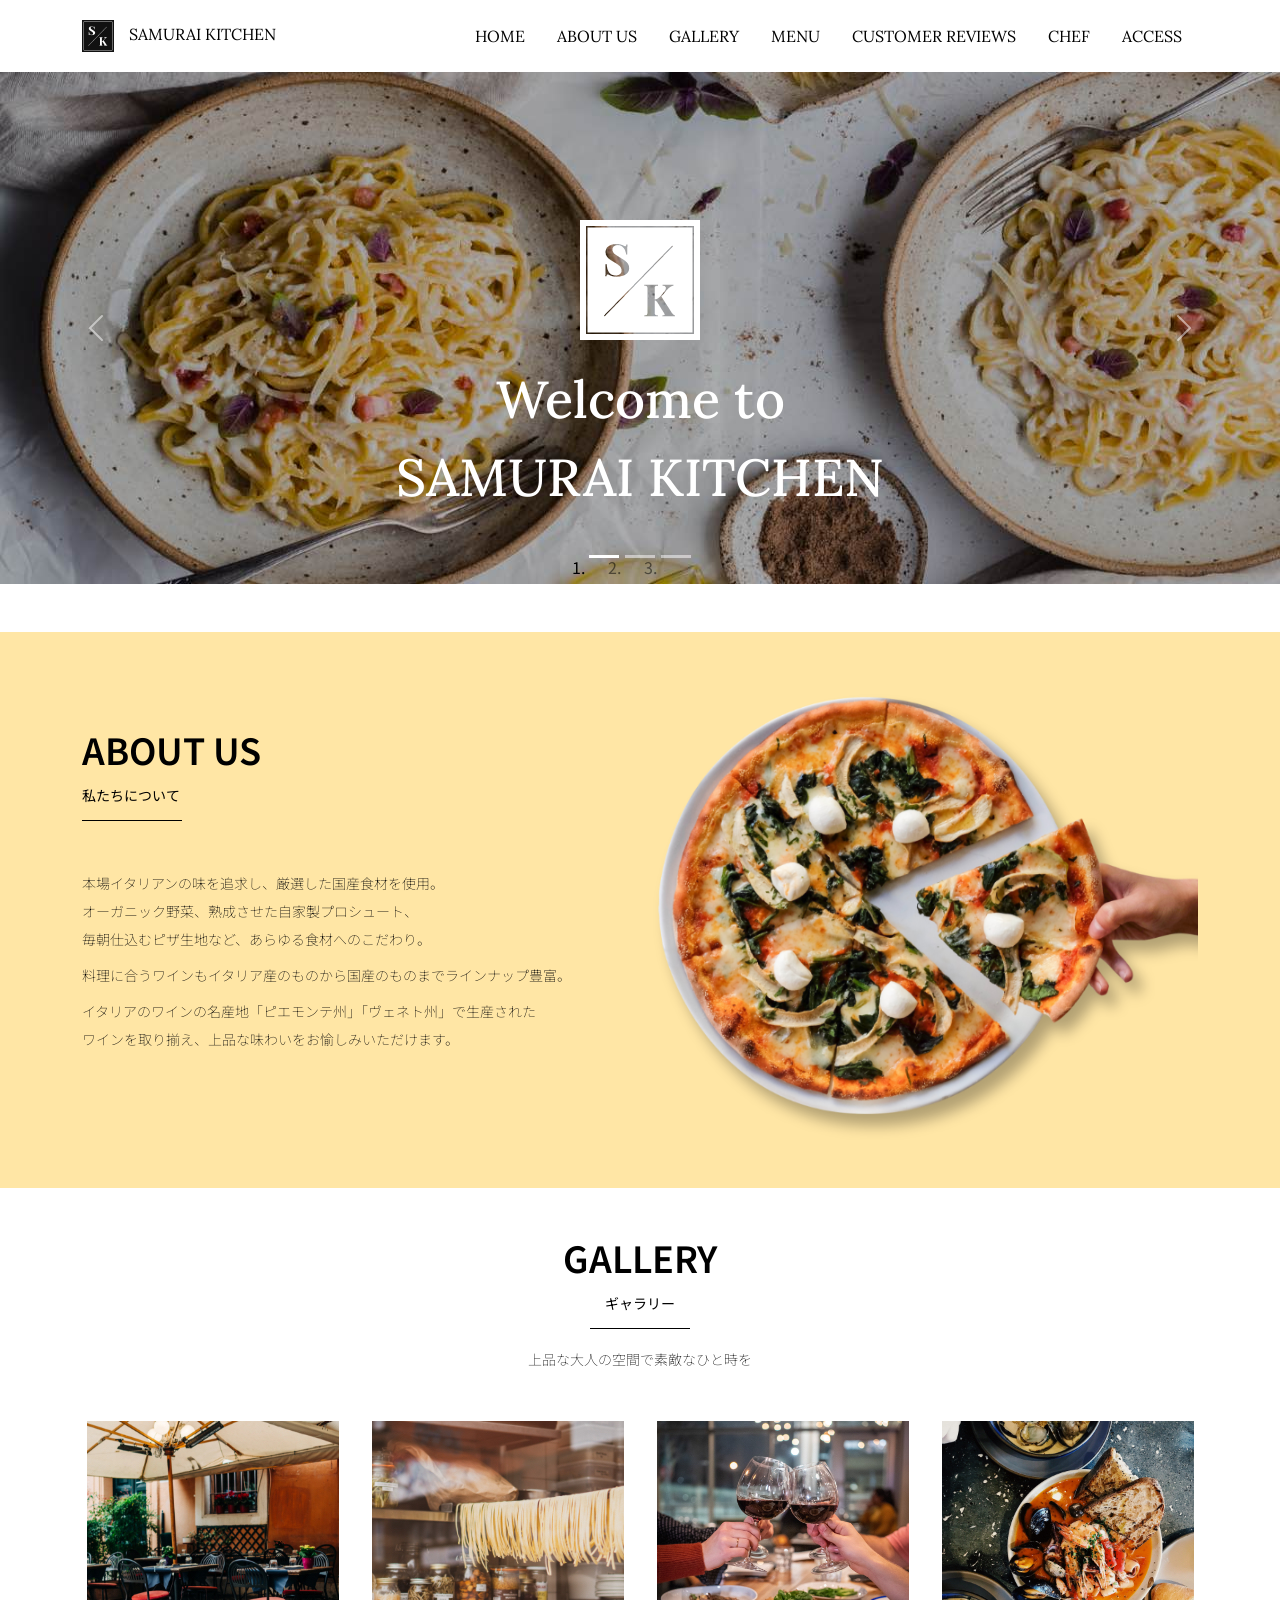
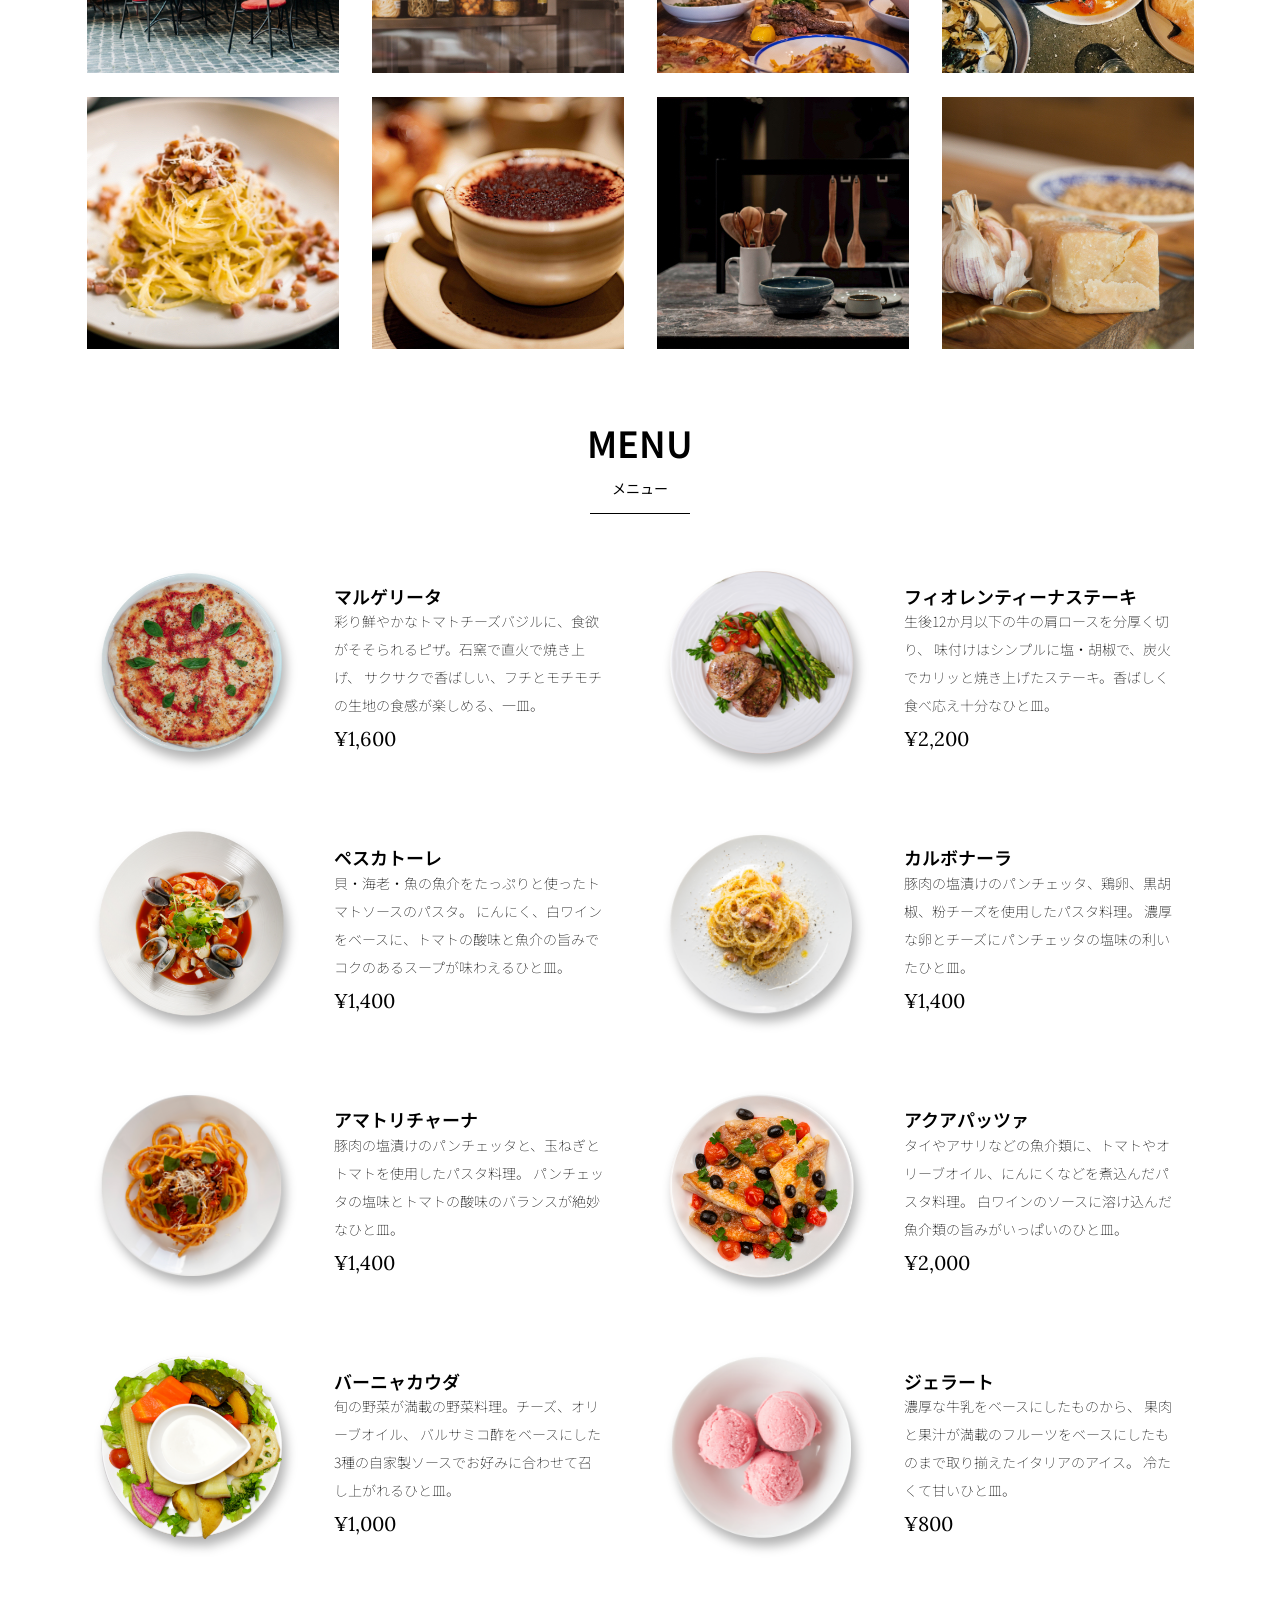
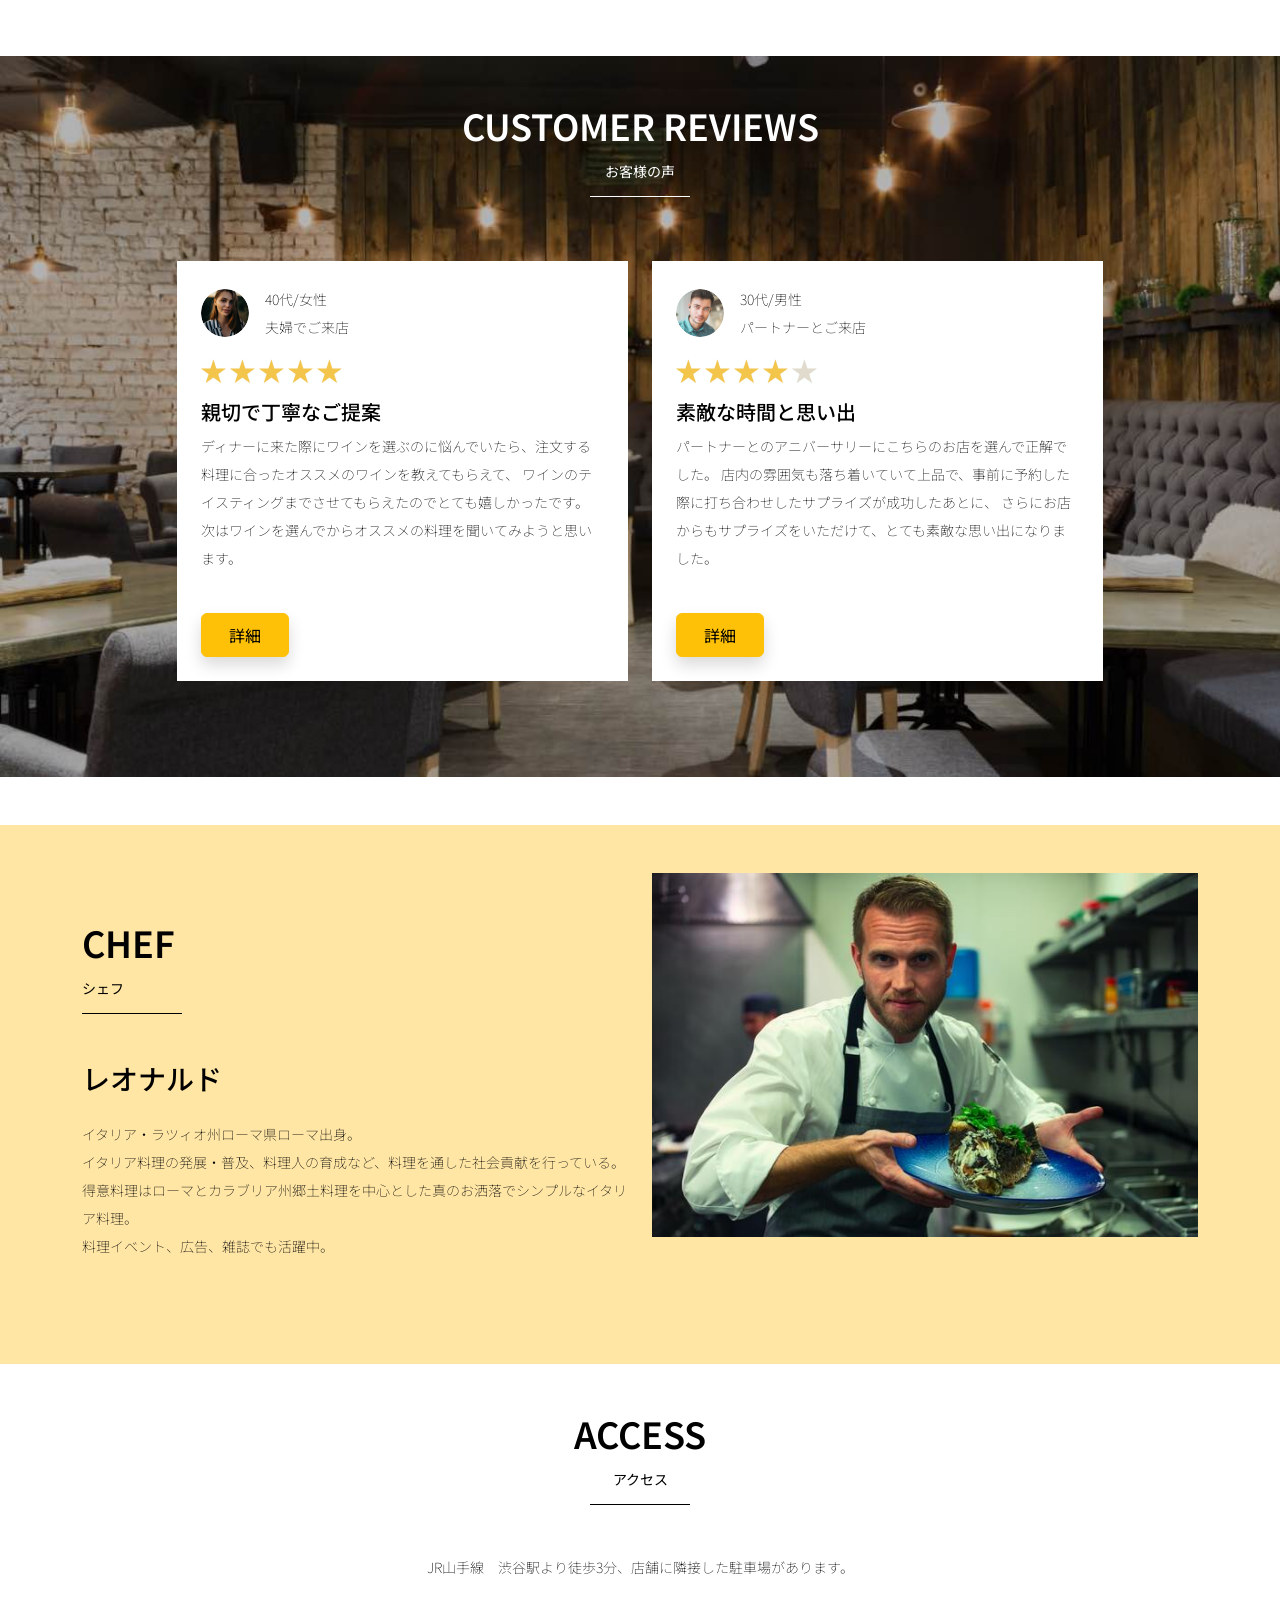
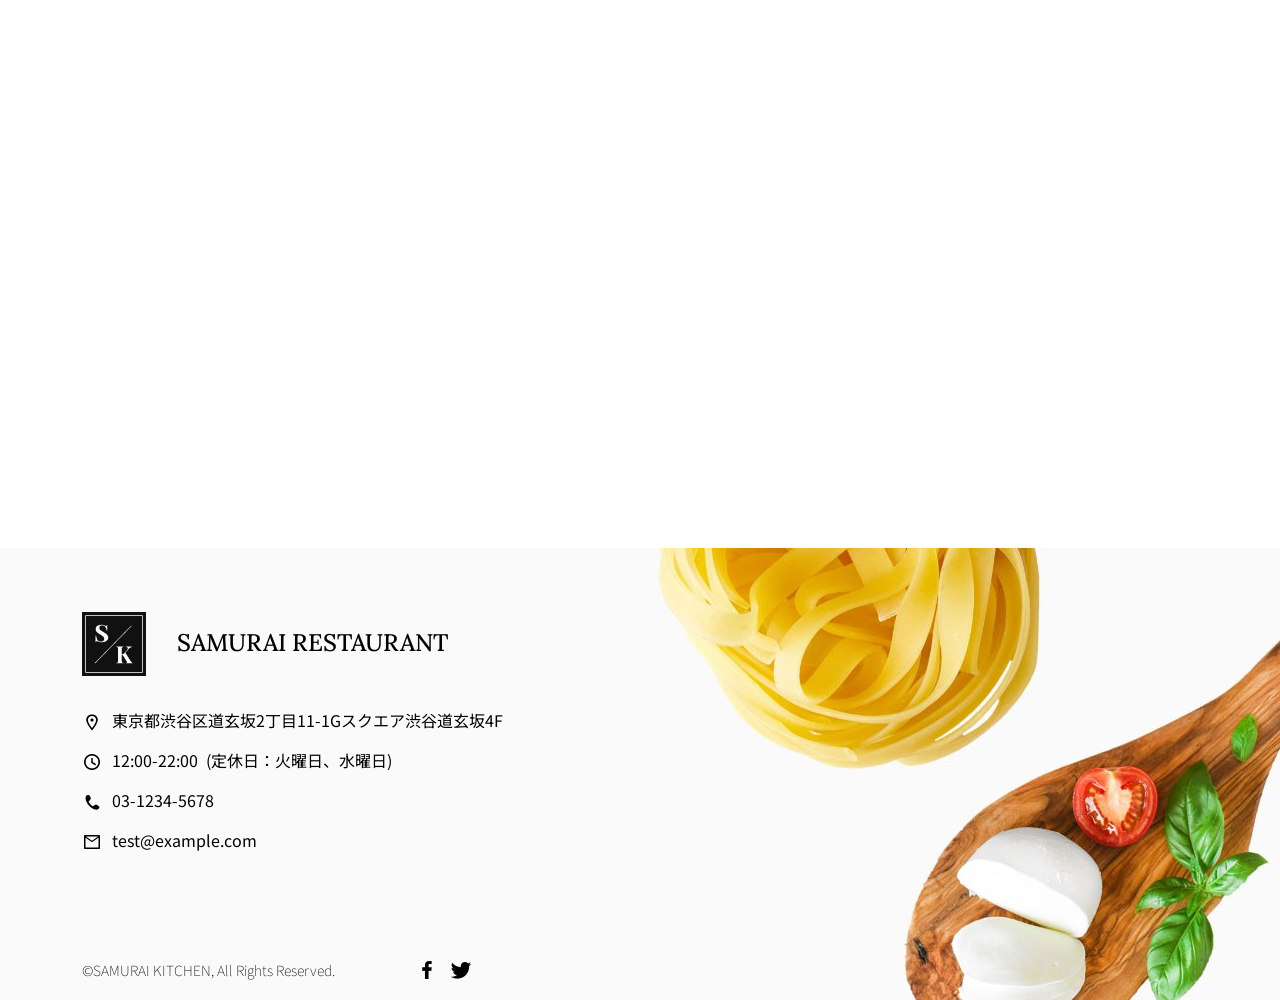
<file: kadai_015/index.html>
<!doctype html>
<html lang="ja">

<head>
  <meta charset="utf-8">
  <!-- マルチデバイス対応 -->
  <meta name="viewport" content="width=device-width, initial-scale=1">
  <meta name="description" content="">
  <meta name="author" content="SAMURAI ENGINEER">
  <title>SAMURAI XD_HTML教材</title>
  <!-- 先にBootstrapのCSSを読み込む -->
  <!-- bootstrap.min.cssの読み込み -->
  <!-- BootstrapのCSSの読み込み -->
  <link href="https://cdn.jsdelivr.net/npm/bootstrap@5.0.0-beta1/dist/css/bootstrap.min.css" rel="stylesheet"
    integrity="sha384-giJF6kkoqNQ00vy+HMDP7azOuL0xtbfIcaT9wjKHr8RbDVddVHyTfAAsrekwKmP1" crossorigin="anonymous">
  <!-- bootstrap.bundle.min.jsの読み込み -->
  <!-- BootstrapのJavaScriptの読み込み -->
  <script src="https://cdn.jsdelivr.net/npm/bootstrap@5.0.0-beta1/dist/js/bootstrap.bundle.min.js"
    integrity="sha384-ygbV9kiqUc6oa4msXn9868pTtWMgiQaeYH7/t7LECLbyPA2x65Kgf80OJFdroafW" crossorigin="anonymous" defer>
  </script>
  <!-- Google Font読み込み -->
  <link rel="preconnect" href="https://fonts.gstatic.com">
  <link href="https://fonts.googleapis.com/css2?family=Lora&display=swap" rel="stylesheet">
  <link href="https://fonts.googleapis.com/css2?family=Noto+Sans+JP:wght@300&display=swap" rel="stylesheet">
  <!-- Font Awesome -->
  <link rel="stylesheet" href="https://use.fontawesome.com/releases/v5.1.0/css/all.css"
    integrity="sha384-lKuwvrZot6UHsBSfcMvOkWwlCMgc0TaWr+30HWe3a4ltaBwTZhyTEggF5tJv8tbt" crossorigin="anonymous">
  <!-- Bootstrapの読み込みlinkよりも後ろに、style.cssを読み込むlinkを記述する -->
  <!-- 今回作成する styles.cssの読み込み -->
  <link href="stylesheet/style.css" rel="stylesheet">
  <!-- ************************************************  -->
</head>

<body>
  <main>
    <!-- ナビゲーションバー開始 -->
    <!-- navbarでナビゲーションバー作成。navbar-expand-lgで画面幅が広いときハンバーガーボタンを非表示。 -->
    <nav class="navbar navbar-expand-lg">
      <div class="container">
        <!-- navbar-brandはロゴ部分。独自クラスのmy_navbar_brandで細かな調整。 -->
        <a class="navbar-brand my_navbar_brand">
          <img class="img-fluid navbar_brand_logo" src="img/site_logo.png" alt="サイトアイコン"><span>SAMURAI KITCHEN</span>
        </a>
        <!-- navbar-togglerはハンバーガーボタンを表示・非表示にするクラス。 -->
        <div class="navbar-toggler hamburger_menu" data-bs-toggle="collapse" data-bs-target="#navbarNav"
          aria-controls="navbarNav" aria-expanded="false" aria-label="Toggle navigation">
          <input type="checkbox" id="hamburger_btn_check">
          <label for="hamburger_btn_check" class="hamburger_btn">
            <img class="btn_open" src="img/button_open.png" alt="ナビゲーションバーのボタン">
            <img class="btn_close" src="img/button_close.png" alt="ナビゲーションバーのボタン">
          </label>
        </div>
        <div class="collapse navbar-collapse justify-content-end" id="navbarNav">
          <ul class="navbar-nav">
            <li class="nav-item px-2">
              <a class="nav-link my_nav_link my-2" aria-current="page" href="#">HOME</a>
            </li>
            <li class="nav-item px-2">
              <a class="nav-link my_nav_link my-2" href="#about">ABOUT US</a>
            </li>
            <li class="nav-item px-2">
              <a class="nav-link my_nav_link my-2" href="#gallery">GALLERY</a>
            </li>
            <li class="nav-item px-2">
              <a class="nav-link my_nav_link my-2" href="#menu">MENU</a>
            </li>
            <li class="nav-item px-2">
              <a class="nav-link my_nav_link my-2" href="#review">CUSTOMER REVIEWS</a>
            </li>
            <li class="nav-item px-2">
              <a class="nav-link my_nav_link my-2" href="#chef">CHEF</a>
            </li>
            <li class="nav-item px-2">
              <a class="nav-link my_nav_link my-2" href="#access">ACCESS</a>
            </li>
          </ul>
        </div>
      </div>
    </nav>
    <!-- ************************************************ ナビゲーションバー終了 -->

    <!-- ************************************************ カルーセル開始 -->
    <!-- カルーセル部分 -->
    <!-- idのmyCarouselはインジケーター部分のdata-bs-targetと紐付く必要がある。mb-5で下方向に余白追加。 -->
    <div id="myCarousel" class="carousel slide mb-5" data-bs-ride="carousel">
      <!-- インジケーター部分 -->
      <ol class="carousel-indicators">
        <!-- この箇所と前述のidは紐付いている。data-bs-slide-toの番号がカルーセルの順番。 -->
        <li data-bs-target="#myCarousel" data-bs-slide-to="0" class="active"></li>
        <li data-bs-target="#myCarousel" data-bs-slide-to="1"></li>
        <li data-bs-target="#myCarousel" data-bs-slide-to="2"></li>
      </ol>
      <!-- carousel-inner：カルーセルのキャプションと背景画像の部分。現在は1枚目だけ表示。 -->
      <div class="carousel-inner">
        <div class="carousel-item active">
          <img src="img/slider-1.jpg" alt="SAMURAI KITCHEN-1">
          <div class="carousel-caption">
            <!-- 独自クラスで位置とフォントを変更 -->
            <h1 class="my_carousel_caption">
              Welcome to<br>
              SAMURAI KITCHEN
            </h1>
          </div>
        </div>
        <!-- カルーセル2枚目 -->
        <div class="carousel-item">
          <img src="img/slider-2.jpg" alt="サンプル画像">
          <div class="carousel-caption">
            <!-- 独自クラスで位置とフォントを変更 -->
            <h1 class="my_carousel_caption">
              The fabulous combination of&nbsp;wine&nbsp;and&nbsp;food
            </h1>
          </div>
        </div>
        <!-- カルーセル3枚目 -->
        <div class="carousel-item">
          <img src="img/slider-3.jpg" alt="サンプル画像">
          <div class="carousel-caption">
            <!-- 独自クラスで位置とフォントを変更 -->
            <h1 class="my_carousel_caption">
              Get the Italian taste<br>
              at the SAMURAI&nbsp;KITCHEN
            </h1>
          </div>
        </div>
      </div>
      <!-- コントロールボタン 左側 -->
      <a class="carousel-control-prev" href="#myCarousel" role="button" data-bs-slide="prev">
        <span class="carousel-control-prev-icon" aria-hidden="true"></span>
        <span class="visually-hidden">Previous</span>
      </a>
      <!-- コントロールボタン 右側 -->
      <a class="carousel-control-next" href="#myCarousel" role="button" data-bs-slide="next">
        <span class="carousel-control-next-icon" aria-hidden="true"></span>
        <span class="visually-hidden">Next</span>
      </a>
    </div>
    <!-- ************************************************ カルーセル終了 -->

    <!-- ************************************************ アバウトセクション開始 -->
    <!--idにはaboutを設定 -->
    <section class="about_us_bg" id="about">
      <!--コンテンツの中央揃え。上下方向にパディング（サイズ5）。下方向にマージン（サイズ5）。 -->
      <div class="container py-5 mb-5">
        <!-- rowクラス（行） -->
        <div class="row">
          <!-- 左側カラム（6/12分割） -->
          <div class="col-lg-6 text-left">
            <!-- 上下方向にパディング（サイズ5） -->
            <div class="py-5">
              <!-- 下方向にマージン（サイズ5） -->
              <h2 class="section_title about mb-5">
                ABOUT US
              </h2>
              <!-- 下方向にマージン（サイズ2） -->
              <p class="mb-2">
                本場イタリアンの味を追求し、厳選した国産食材を使用。<br>
                オーガニック野菜、熟成させた自家製プロシュート、<br>
                毎朝仕込むピザ生地など、あらゆる食材へのこだわり。<br>
              </p>
              <!-- 下方向にマージン（サイズ2） -->
              <p class="mb-2">
                料理に合うワインもイタリア産のものから国産のものまでラインナップ豊富。<br>
              </p>
              <!-- 下方向にマージン（サイズ2） -->
              <p class="mb-2">
                イタリアのワインの名産地「ピエモンテ州」「ヴェネト州」で生産された<br>
                ワインを取り揃え、上品な味わいをお愉しみいただけます。<br>
              </p>
            </div>
          </div>
          <!-- 右側カラム（6/12分割） -->
          <div class="col-lg-6">
            <!-- 画像を配置 -->
            <img src="img/img-about-us.png" class="img-fluid" alt="pizza">
          </div>
        </div>
      </div>
    </section>
    <!-- ************************************************ アバウトセクション終了 -->

    <!-- ************************************************ ギャラリーセクション開始 -->
    <section id="gallery">
      <div class="container mb-5">
        <h2 class="mb-3 section_title gallery text-center">GALLERY</h2>
        <p class="text-center mb-5">
          上品な大人の空間で素敵なひと時を
        </p>
        <div class="row">
          <div class="col-6 col-lg-3 mb-4 d-flex justify-content-center">
            <img class="img-fluid" src="img/gallery-1.jpg" alt="サンプル画像">
          </div>
          <div class="col-6 col-lg-3 mb-4 d-flex justify-content-center">
            <img class="img-fluid" src="img/gallery-2.jpg" alt="サンプル画像">
          </div>
          <div class="col-6 col-lg-3 mb-4 d-flex justify-content-center">
            <img class="img-fluid" src="img/gallery-3.jpg" alt="サンプル画像">
          </div>
          <div class="col-6 col-lg-3 mb-4 d-flex justify-content-center">
            <img class="img-fluid" src="img/gallery-4.jpg" alt="サンプル画像">
          </div>
          <div class="col-6 col-lg-3 mb-4 d-flex justify-content-center">
            <img class="img-fluid" src="img/gallery-5.jpg" alt="サンプル画像">
          </div>
          <div class="col-6 col-lg-3 mb-4 d-flex justify-content-center">
            <img class="img-fluid" src="img/gallery-6.jpg" alt="サンプル画像">
          </div>
          <div class="col-6 col-lg-3 mb-4 d-flex justify-content-center">
            <img class="img-fluid" src="img/gallery-7.jpg" alt="サンプル画像">
          </div>
          <div class="col-6 col-lg-3 mb-4 d-flex justify-content-center">
            <img class="img-fluid" src="img/gallery-8.jpg" alt="サンプル画像">
          </div>
        </div>
      </div>  

    </section>
    <!-- ************************************************ ギャラリーセクション終了 -->

    <!-- ************************************************ メニューセクション -->
    <section id="menu">
      <!-- タイトル文字部分のコンテナ -->
      <div class="container">
        <div class="row">
          <div class="col-lg-12">
            <!-- タイトル文字 -->
            <h2 class="section_title menu text-center mb-5">MENU</h2>
          </div>
        </div>
      </div>
      <!-- メニュー部分のコンテナ -->
      <div class="container mb-5">
        <div class="row">
          <!-- 左側メニュー -->
          <div class="col-12 col-lg-6">
            <!-- さらに子要素を5:7で分割 -->
            <!-- カラム間のパディングをなくす。下方向にマージン4 -->
            <div class="row g-0 mb-4">
              <!-- 画像中央揃え -->
              <div class="col-12 col-lg-5 text-center">
                <!-- 左側メニュー画像部分 -->
                <!-- 画像がカラムをはみ出ないようにする -->
                <img src="img/margherita.png" class="img-fluid" alt="マルゲリータ">
              </div>
              <!-- 右側テキスト部分 -->
              <!-- 全体的にパディング4 -->
              <div class="col-12 col-lg-7 p-4">
                <!-- 下方向のマージン0 文字を小さくするmenu_title独自クラスを追加 -->
                <h4 class="mb-0 menu_title">マルゲリータ</h4>
                <!-- 縦方向の中央揃え -->
                <p class="my-auto">
                  彩り鮮やかなトマトチーズバジルに、食欲がそそられるピザ。石窯で直火で焼き上げ、
                  サクサクで香ばしい、フチとモチモチの生地の食感が楽しめる、一皿。
                </p>
                <!-- フォントを変更する独自クラスを追加 -->
                <P class="menu_price">¥1,600</P>
              </div>
            </div>
          </div>
          <!-- 右側部分メニュー。上記と同じ内容なのでコメント省略 -->
          <div class="col-12 col-lg-6">
            <div class="row g-0 mb-4">
              <div class="col-12 col-lg-5 text-center">
                <img src="img/steak.png" class="img-fluid" alt="フィオレンティーナステーキ">
              </div>
              <div class="col-12 col-lg-7 p-4">
                <h4 class="mb-0 menu_title">フィオレンティーナステーキ</h4>
                <p class="my-auto">
                  生後12か月以下の牛の肩ロースを分厚く切り、
                  味付けはシンプルに塩・胡椒で、炭火でカリッと焼き上げたステーキ。香ばしく食べ応え十分なひと皿。
                </p>
                <P class="menu_price">¥2,200</P>
              </div>
            </div>
          </div>
          <div class="col-12 col-lg-6">
            <div class="row g-0 mb-4">
              <div class="col-12 col-lg-5 text-center">
                <img src="img/pescatore.png" class="img-fluid" alt="ペスカトーレ">
              </div>
              <div class="col-12 col-lg-7 p-4">
                <h4 class="mb-0 menu_title">ペスカトーレ</h4>
                <p class="my-auto">
                  貝・海老・魚の魚介をたっぷりと使ったトマトソースのパスタ。
                  にんにく、白ワインをベースに、トマトの酸味と魚介の旨みでコクのあるスープが味わえるひと皿。
                </p>
                <P class="menu_price">¥1,400</P>
              </div>
            </div>
          </div>
          <div class="col-12 col-lg-6">
            <div class="row g-0 mb-4">
              <div class="col-12 col-lg-5 text-center">
                <img src="img/carbonara.png" class="img-fluid" alt="カルボナーラ">
              </div>
              <div class="col-12 col-lg-7 p-4">
                <h4 class="mb-0 menu_title">カルボナーラ</h4>
                <p class="my-auto">
                  豚肉の塩漬けのパンチェッタ、鶏卵、黒胡椒、粉チーズを使用したパスタ料理。
                  濃厚な卵とチーズにパンチェッタの塩味の利いたひと皿。
                </p>
                <P class="menu_price">¥1,400</P>
              </div>
            </div>
          </div>
          <div class="col-12 col-lg-6">
            <div class="row g-0 mb-4">
              <div class="col-12 col-lg-5 text-center">
                <img src="img/amatriciana.png" class="img-fluid" alt="アマトリチャーナ">
              </div>
              <div class="col-12 col-lg-7 p-4">
                <h4 class="mb-0 menu_title">アマトリチャーナ</h4>
                <p class="my-auto">
                  豚肉の塩漬けのパンチェッタと、玉ねぎとトマトを使用したパスタ料理。
                  パンチェッタの塩味とトマトの酸味のバランスが絶妙なひと皿。
                </p>
                <P class="menu_price">¥1,400</P>
              </div>
            </div>
          </div>
          <div class="col-12 col-lg-6">
            <div class="row g-0 mb-4">
              <div class="col-12 col-lg-5 text-center">
                <img src="img/acqua-pazza.png" class="img-fluid" alt="アクアパッツァ">
              </div>
              <div class="col-12 col-lg-7 p-4">
                <h4 class="mb-0 menu_title">アクアパッツァ</h4>
                <p class="my-auto">
                  タイやアサリなどの魚介類に、トマトやオリーブオイル、にんにくなどを煮込んだパスタ料理。
                  白ワインのソースに溶け込んだ魚介類の旨みがいっぱいのひと皿。
                </p>
                <P class="menu_price">¥2,000</P>
              </div>
            </div>
          </div>
          <div class="col-12 col-lg-6">
            <div class="row g-0 mb-4">
              <div class="col-12 col-lg-5 text-center">
                <img src="img/bagna-cauda.png" class="img-fluid" alt="バーニャカウダ">
              </div>
              <div class="col-12 col-lg-7 p-4">
                <h4 class="mb-0 menu_title">バーニャカウダ</h4>
                <p class="my-auto">
                  旬の野菜が満載の野菜料理。チーズ、オリーブオイル、
                  バルサミコ酢をベースにした3種の自家製ソースでお好みに合わせて召し上がれるひと皿。
                </p>
                <P class="menu_price">¥1,000</P>
              </div>
            </div>
          </div>
          <div class="col-12 col-lg-6">
            <div class="row g-0 mb-4">
              <div class="col-12 col-lg-5 text-center">
                <img src="img/gelato.png" class="img-fluid" alt="ジェラート">
              </div>
              <div class="col-12 col-lg-7 p-4">
                <h4 class="mb-0 menu_title">ジェラート</h4>
                <p class="my-auto">
                  濃厚な牛乳をベースにしたものから、
                  果肉と果汁が満載のフルーツをベースにしたものまで取り揃えたイタリアのアイス。
                  冷たくて甘いひと皿。
                </p>
                <P class="menu_price">¥800</P>
              </div>
            </div>
          </div>
        </div>
      </div>
    </section>
    <!-- ************************************************ メニューセクション終了 -->

    <!-- ************************************************ レビューセクション開始 -->
    <section id="review">
      <!-- review_wrapper で背景画像を設定します -->
      <div class="review_wrapper">
        <div class="container py-5 mb-5">
          <!-- 中央揃えでタイトルを表示 -->
          <div class="text-center mb-5">
            <h2 class="section_title review text-center text-white">CUSTOMER REVIEWS</h2>
          </div>
          <!-- row部分：左右のカラムを中央揃え -->
          <div class="row pb-5 justify-content-center">
            <!-- 左側カラム -->
            <div class="col-12 col-lg-5 mt-3">
              <!-- 背景を白色に設定 -->
              <!-- h_420 クラスで白枠の高さを修正します -->
              <div class="bg-white h_420">
                <!-- 内側にパディング4 -->
                <div class="p-4">
                  <!-- 顔写真と年齢などのテキストはd-flexで横並びにする　中央揃え -->
                  <div class="d-flex align-items-center">
                    <!-- お客様の画像を配置 -->
                    <!-- reviewer_img クラスで画像サイズを変更します -->
                    <img src="img/customer-woman.png" class="reviewer_img" alt="サンプル画像">
                    <div>
                      <!-- お客様情報のテキスト -->
                      <p class="my-0">40代/女性</p>
                      <p class="my-0">夫婦でご来店</p>
                    </div>
                  </div>
                  <div class="my-3">
                    <!-- 星の画像を表示 -->
                    <!-- star_img クラスで画像サイズを変更 -->
                    <img src="img/star-point.png" class="star_img" alt="star">
                    <img src="img/star-point.png" class="star_img" alt="star">
                    <img src="img/star-point.png" class="star_img" alt="star">
                    <img src="img/star-point.png" class="star_img" alt="star">
                    <img src="img/star-point.png" class="star_img" alt="star">
                  </div>
                  <!-- レビュータイトル -->
                  <h5>親切で丁寧なご提案</h5>
                  <!-- レビュー内容 -->
                  <p>
                    ディナーに来た際にワインを選ぶのに悩んでいたら、注文する料理に合ったオススメのワインを教えてもらえて、
                    ワインのテイスティングまでさせてもらえたのでとても嬉しかったです。
                    次はワインを選んでからオススメの料理を聞いてみようと思います。
                  </p>
                  <!-- 黄色のボタンを配置 -->
                  <button type="button" class="btn btn-warning shadow fix_bottom">詳細</button>
                </div>
              </div>
            </div>
            <!-- 右側カラム：左側カラムと内容が同じなので説明は省略 -->
            <div class="col-12 col-lg-5 mt-3">
              <div class="bg-white h_420">
                <div class="p-4">
                  <div class="d-flex align-items-center">
                    <img src="img/customer-man.png" class="reviewer_img" alt="サンプル画像">
                    <div>
                      <p class="my-0">30代/男性</p>
                      <p class="my-0">パートナーとご来店</p>
                    </div>
                  </div>
                  <div class="my-3">
                    <img src="img/star-point.png" class="star_img" alt="star">
                    <img src="img/star-point.png" class="star_img" alt="star">
                    <img src="img/star-point.png" class="star_img" alt="star">
                    <img src="img/star-point.png" class="star_img" alt="star">
                    <img src="img/star-no-point.png" class="star_img" alt="no-star">
                  </div>
                  <h5>素敵な時間と思い出</h5>
                  <p>
                    パートナーとのアニバーサリーにこちらのお店を選んで正解でした。
                    店内の雰囲気も落ち着いていて上品で、事前に予約した際に打ち合わせしたサプライズが成功したあとに、
                    さらにお店からもサプライズをいただけて、とても素敵な思い出になりました。
                  </p>
                  <button type="button" class="btn btn-warning  shadow fix_bottom">詳細</button>
                </div>
              </div>
            </div>
          </div>
        </div>
      </div>
    </section>
    <!-- ************************************************ レビューセクション終了 -->

    <!-- ************************************************ シェフセクション開始 -->
    <section class="chef_bg" id="chef">
      <div class="container py-5 mb-5">
        <div class="row">
          <div class="col-lg-6 text-left">
            <div class="py-5">
              <h2 class="section_title chef mb-5">
                CHEF
              </h2>
              <h3 class="mb-4">
                レオナルド
              </h3>
              <p class="mb-2">
                イタリア・ラツィオ州ローマ県ローマ出身。<br>
                イタリア料理の発展・普及、料理人の育成など、料理を通した社会貢献を行っている。<br>
                得意料理はローマとカラブリア州郷土料理を中心とした真のお洒落でシンプルなイタリア料理。<br>
                料理イベント、広告、雑誌でも活躍中。
              </p>
            </div>
          </div>
          <div class="col-lg-6">
            <img src="img/chef.jpg" class="img-fluid" alt="レオナルド">
          </div>
        </div>
      </div>
    </section>
    <!-- ************************************************ シェフセクション終了 -->

    <!-- ************************************************ アクセスセクション開始 -->
    <section id="access">
      <div class="container">
        <div class="row">
          <div class="col-lg-12 text-center mb-5">
            <h2 class="section_title text-center access mb-5">ACCESS</h2>
            <p>JR山手線　渋谷駅より徒歩3分、店舗に隣接した駐車場があります。</p>
          </div>
        </div>
      </div>
      <div class="container mb-5 px-2">
        <!-- この部分にマップを配置 -->
        <!-- 横幅100% 高さ50vh -->
        <iframe src="https://www.google.com/maps/embed?pb=!1m18!1m12!1m3!1d3241.2804973827974!2d139.74691337563183!3d35.670094730585944!2m3!1f0!2f0!3f0!3m2!1i1024!2i768!4f13.1!3m3!1m2!1s0x60188b602972bb83%3A0xa6b553df33a5bd04!2zU0FNVVJBSSBFTkdJTkVFUiDkvo3jgqjjg7Pjgrjjg4vjgqI!5e0!3m2!1sja!2sjp!4v1779863724352!5m2!1sja!2sjp"
         class="w-100" style="height: 50vh; border:0;" allowfullscreen="" loading="lazy" referrerpolicy="no-referrer-when-downgrade"></iframe>
      </div>
    </section>
    <!-- ************************************************ アクセスセクション終了 -->


    <!-- ************************************************ フッター開始 -->
    <footer id="footer">
      <div class="container">
        <div class="row">
          <!-- 2カラムに分けたレイアウトの左側カラム -->
          <!-- 親要素にposition-relativeを設定 -->
          <div class="col-12 col-lg-6 position-relative">
            <!-- 左側カラムのレイアウトをさらに分けるためにrowを使用 -->
            <div class="row pt-5">
              <!-- 画面をさらに2:10に分割 -->
              <div class="col-lg-2 text-center my-3">
                <!-- サイトロゴ -->
                <!-- footer_brand_logoの独自クラスを追加 -->
                <img class="img-fluid footer_brand_logo" src="img/site_logo.png" alt="サンプル画像">
              </div>
              <div class="col-lg-10 align-self-center my-3">
                <!-- タイトル文字 -->
                <!-- footer_textの独自クラスを追加してフォント等を変更 -->
                <h2 class="m-0 footer_text">SAMURAI RESTAURANT</h2>
              </div>
            </div>
            <!-- 営業時間などのテキストを追加 -->
            <!-- 独自クラスrestaurant_infoを追加 -->
            <div class="restaurant_info py-3">
              <div class="d-flex mb-3">
                <img src="img/icon-Marker.png" alt="marker">
                <p class="p-0 m-0">東京都渋谷区道玄坂2丁目11-1Gスクエア渋谷道玄坂4F</p>
              </div>
              <div class="d-flex mb-3">
                <img src="img/icon-Clock.png" alt="clock">
                <p class="p-0 m-0">12:00-22:00&nbsp;&nbsp;(定休日：火曜日、水曜日)</p>
              </div>
              <div class="d-flex mb-3">
                <img src="img/icon-Phone.png" alt="phone">
                <p class="p-0 m-0">03-1234-5678</p>
              </div>
              <div class="d-flex mb-3">
                <img src="img/icon-Mail.png" alt="mail">
                <p class="p-0 m-0">test@example.com</p>
              </div>
            </div>
            <!-- copy_rightクラスでabsoluteを設定。align-items-centerで上下中央揃え。 -->
            <div class="copy_right align-items-center">
              <p>
                ©SAMURAI KITCHEN, All Rights Reserved.
              </p>
              <!-- SNSアイコンを表示 -->
              <!-- SNSアイコンに独自クラスsns_imgを追加 -->
              <img src="img/icon-facebook.png" class="sns_img" alt="facebook">
              <img src="img/icon-twitter.png" class="sns_img" alt="twitter">
            </div>
          </div>
          <!-- 2カラムに分けたレイアウトの右側カラム -->
          <div class="col-lg-6 d-none d-lg-block">
            <!-- 背景画像を表示 -->
            <img src="img/background-footer.jpg" alt="背景画像">
          </div>
        </div>
      </div>
    </footer>
    <!-- ************************************************ フッター終了 -->
  </main>
</body>

</html>
</file>
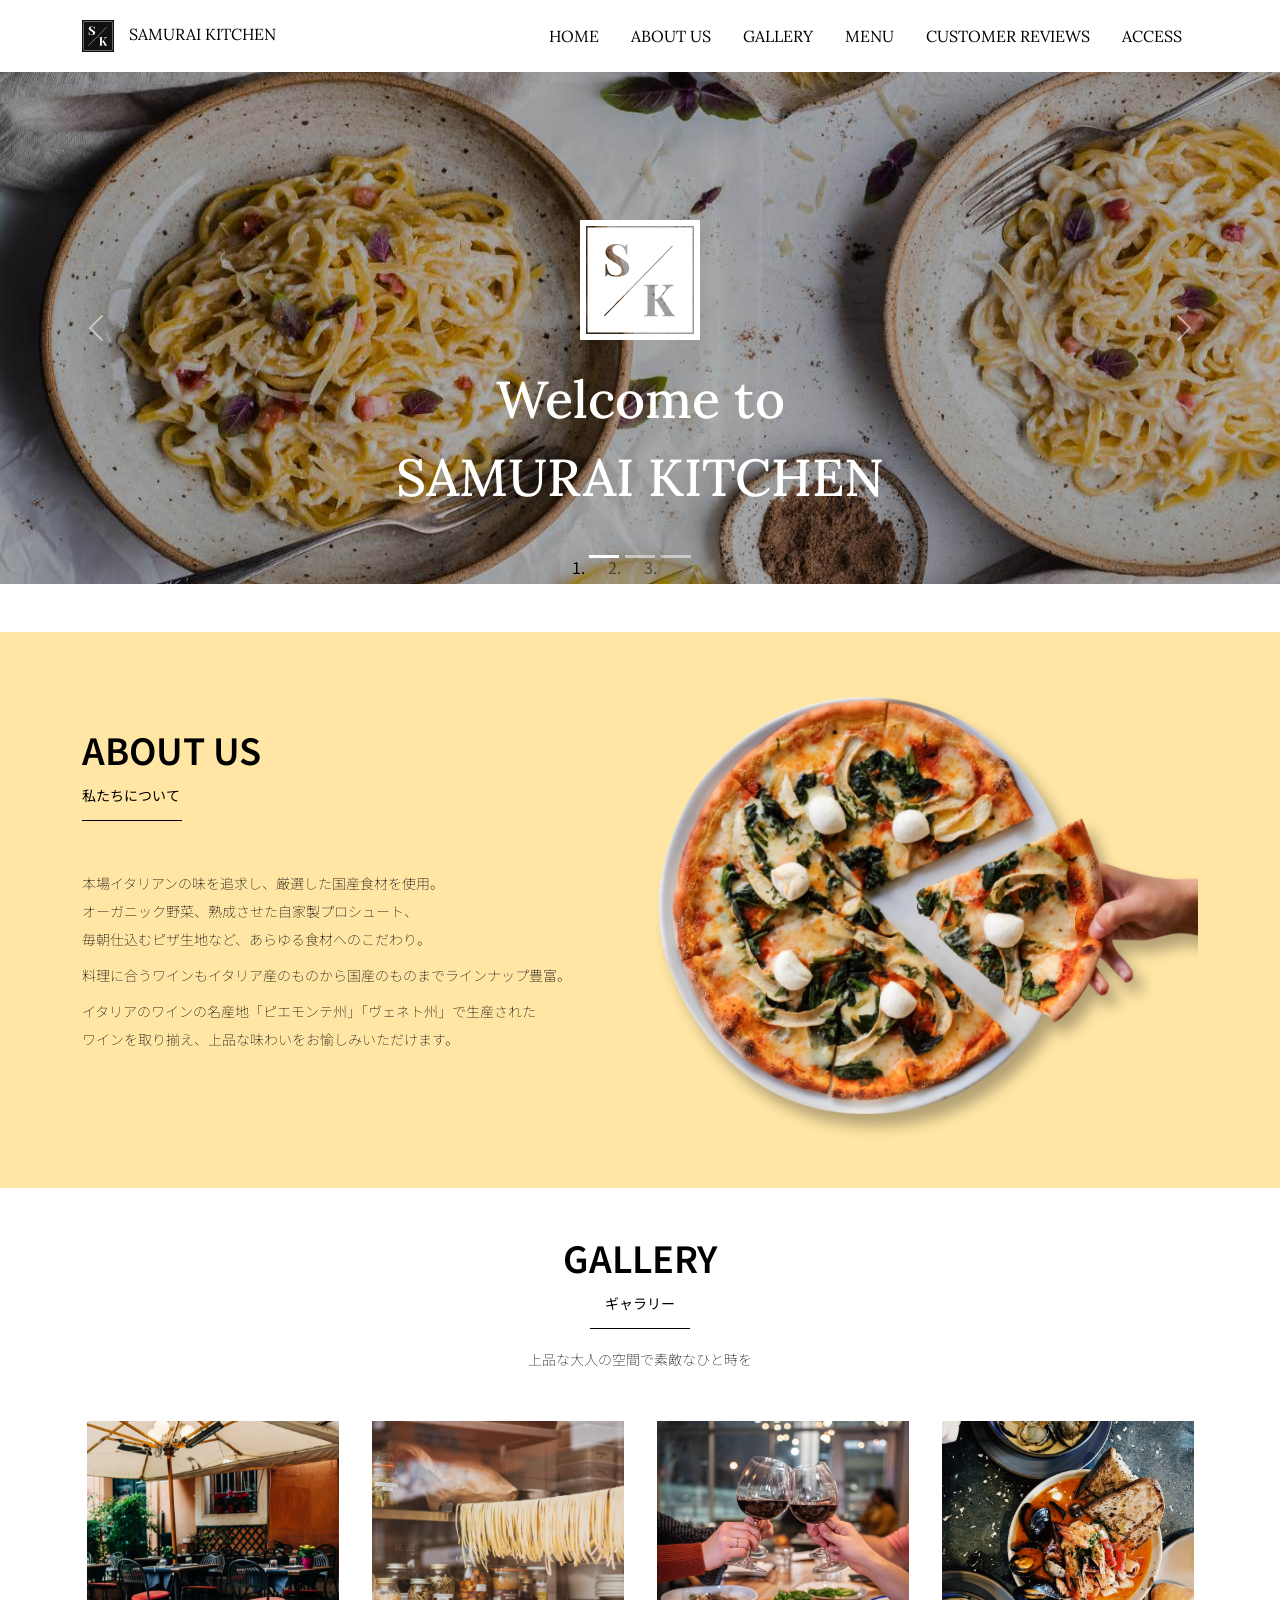
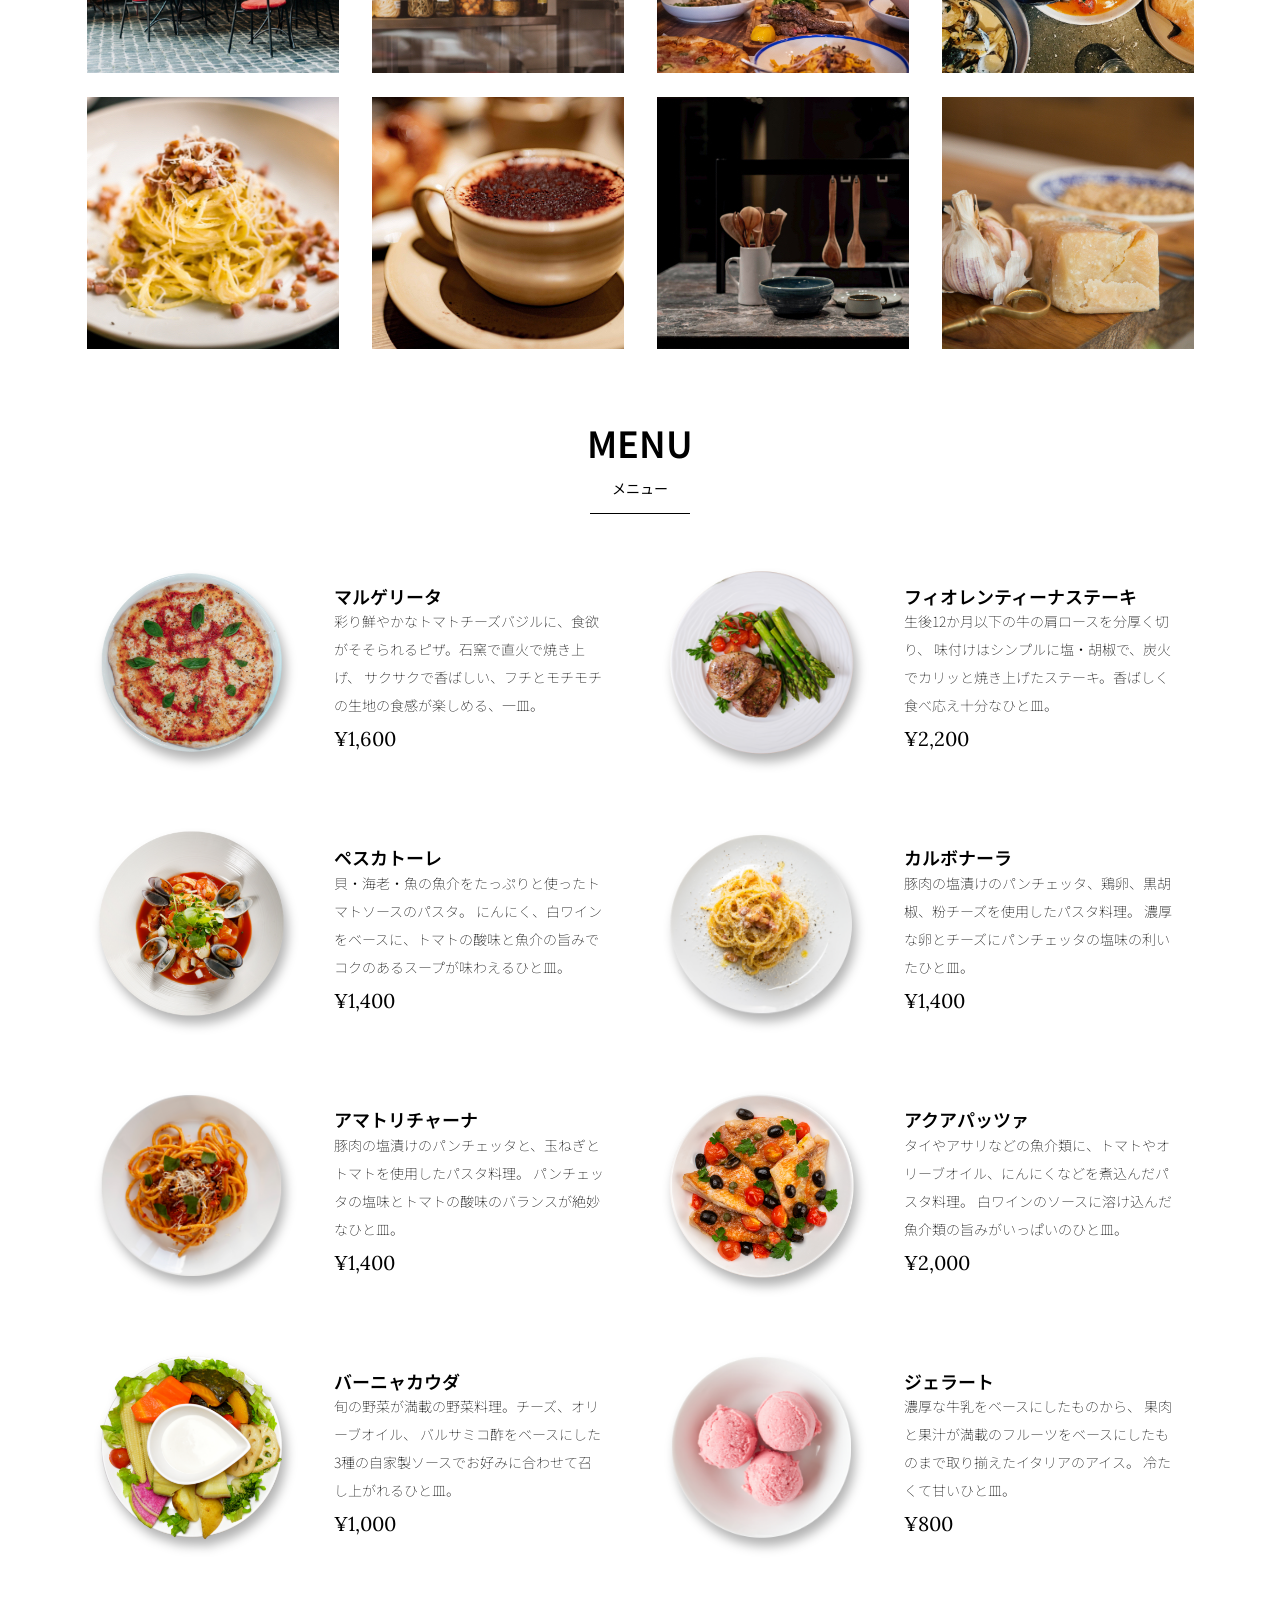
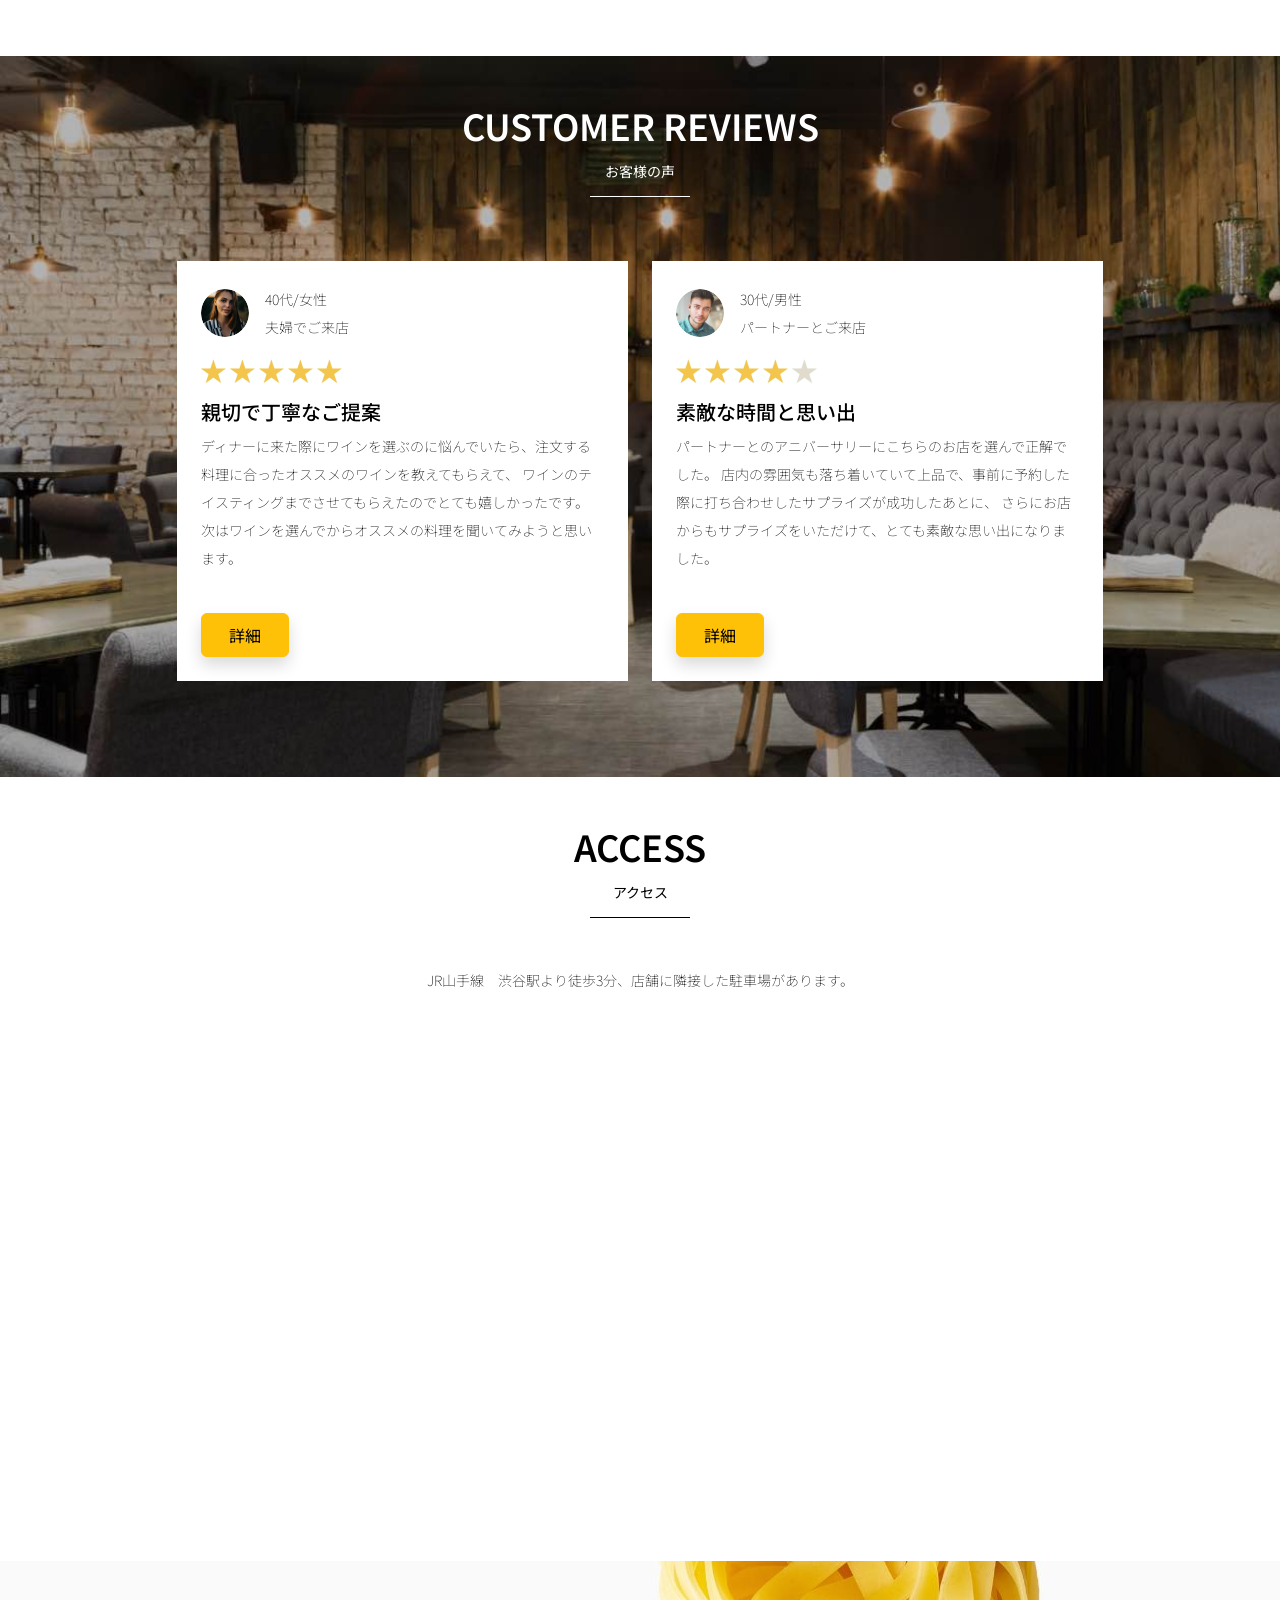
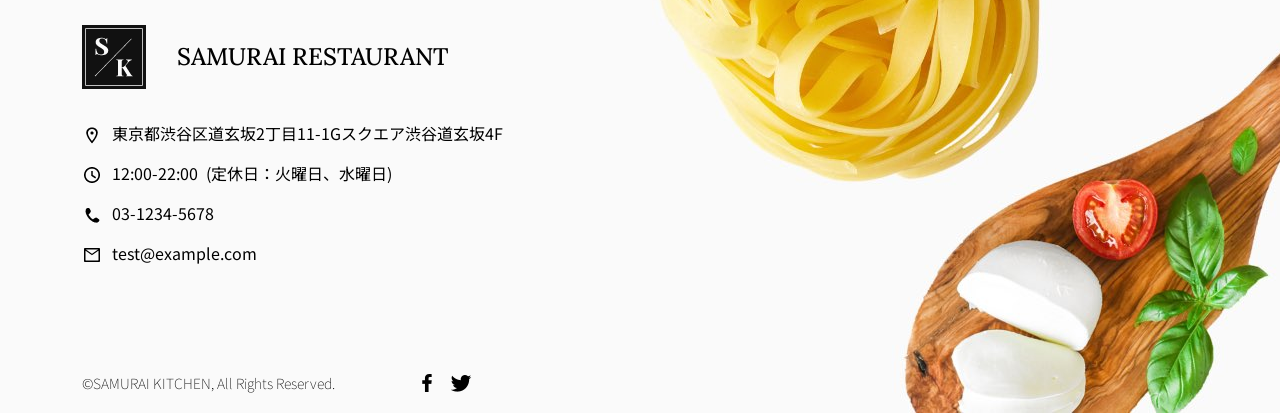
<file: kadai_tutorial_output/index.html>
<!doctype html>
<html lang="ja">

<head>
  <meta charset="utf-8">
  <!-- マルチデバイス対応 -->
  <meta name="viewport" content="width=device-width, initial-scale=1">
  <meta name="description" content="">
  <meta name="author" content="SAMURAI ENGINEER">
  <title>SAMURAI XD_HTML教材</title>
  <!-- 先にBootstrapのCSSを読み込む -->
  <!-- bootstrap.min.cssの読み込み -->
  <!-- BootstrapのCSSの読み込み -->
  <link href="https://cdn.jsdelivr.net/npm/bootstrap@5.0.0-beta1/dist/css/bootstrap.min.css" rel="stylesheet"
    integrity="sha384-giJF6kkoqNQ00vy+HMDP7azOuL0xtbfIcaT9wjKHr8RbDVddVHyTfAAsrekwKmP1" crossorigin="anonymous">
  <!-- bootstrap.bundle.min.jsの読み込み -->
  <!-- BootstrapのJavaScriptの読み込み -->
  <script src="https://cdn.jsdelivr.net/npm/bootstrap@5.0.0-beta1/dist/js/bootstrap.bundle.min.js"
    integrity="sha384-ygbV9kiqUc6oa4msXn9868pTtWMgiQaeYH7/t7LECLbyPA2x65Kgf80OJFdroafW" crossorigin="anonymous" defer>
  </script>
  <!-- Google Font読み込み -->
  <link rel="preconnect" href="https://fonts.gstatic.com">
  <link href="https://fonts.googleapis.com/css2?family=Lora&display=swap" rel="stylesheet">
  <link href="https://fonts.googleapis.com/css2?family=Noto+Sans+JP:wght@300&display=swap" rel="stylesheet">
  <!-- Font Awesome -->
  <link rel="stylesheet" href="https://use.fontawesome.com/releases/v5.1.0/css/all.css"
    integrity="sha384-lKuwvrZot6UHsBSfcMvOkWwlCMgc0TaWr+30HWe3a4ltaBwTZhyTEggF5tJv8tbt" crossorigin="anonymous">
  <!-- Bootstrapの読み込みlinkよりも後ろに、style.cssを読み込むlinkを記述する -->
  <!-- 今回作成する styles.cssの読み込み -->
  <link href="stylesheet/style.css" rel="stylesheet">
  <!-- ************************************************  -->
</head>

<body>
  <main>
    <!-- ナビゲーションバー開始 -->
    <!-- navbarでナビゲーションバー作成。navbar-expand-lgで画面幅が広いときハンバーガーボタンを非表示。 -->
    <nav class="navbar navbar-expand-lg">
      <div class="container">
        <!-- navbar-brandはロゴ部分。独自クラスのmy_navbar_brandで細かな調整。 -->
        <a class="navbar-brand my_navbar_brand">
          <img class="img-fluid navbar_brand_logo" src="img/site_logo.png" alt="サイトアイコン"><span>SAMURAI KITCHEN</span>
        </a>
        <!-- navbar-togglerはハンバーガーボタンを表示・非表示にするクラス。 -->
        <div class="navbar-toggler hamburger_menu" data-bs-toggle="collapse" data-bs-target="#navbarNav"
          aria-controls="navbarNav" aria-expanded="false" aria-label="Toggle navigation">
          <input type="checkbox" id="hamburger_btn_check">
          <label for="hamburger_btn_check" class="hamburger_btn">
            <img class="btn_open" src="img/button_open.png" alt="ナビゲーションバーのボタン">
            <img class="btn_close" src="img/button_close.png" alt="ナビゲーションバーのボタン">
          </label>
        </div>
        <div class="collapse navbar-collapse justify-content-end" id="navbarNav">
          <ul class="navbar-nav">
            <li class="nav-item px-2">
              <a class="nav-link my_nav_link my-2" aria-current="page" href="#">HOME</a>
            </li>
            <li class="nav-item px-2">
              <a class="nav-link my_nav_link my-2" href="#about">ABOUT US</a>
            </li>
            <li class="nav-item px-2">
              <a class="nav-link my_nav_link my-2" href="#gallery">GALLERY</a>
            </li>
            <li class="nav-item px-2">
              <a class="nav-link my_nav_link my-2" href="#menu">MENU</a>
            </li>
            <li class="nav-item px-2">
              <a class="nav-link my_nav_link my-2" href="#review">CUSTOMER REVIEWS</a>
            </li>
            <li class="nav-item px-2">
              <a class="nav-link my_nav_link my-2" href="#access">ACCESS</a>
            </li>
          </ul>
        </div>
      </div>
    </nav>
    <!-- ************************************************ ナビゲーションバー終了 -->

    <!-- ************************************************ カルーセル開始 -->
    <!-- カルーセル部分 -->
    <!-- idのmyCarouselはインジケーター部分のdata-bs-targetと紐付く必要がある。mb-5で下方向に余白追加。 -->
    <div id="myCarousel" class="carousel slide mb-5" data-bs-ride="carousel">
      <!-- インジケーター部分 -->
      <ol class="carousel-indicators">
        <!-- この箇所と前述のidは紐付いている。data-bs-slide-toの番号がカルーセルの順番。 -->
        <li data-bs-target="#myCarousel" data-bs-slide-to="0" class="active"></li>
        <li data-bs-target="#myCarousel" data-bs-slide-to="1"></li>
        <li data-bs-target="#myCarousel" data-bs-slide-to="2"></li>
      </ol>
      <!-- carousel-inner：カルーセルのキャプションと背景画像の部分。現在は1枚目だけ表示。 -->
      <div class="carousel-inner">
        <div class="carousel-item active">
          <img src="img/slider-1.jpg" alt="SAMURAI KITCHEN-1">
          <div class="carousel-caption">
            <!-- 独自クラスで位置とフォントを変更 -->
            <h1 class="my_carousel_caption">
              Welcome to<br>
              SAMURAI KITCHEN
            </h1>
          </div>
        </div>
        <!-- カルーセル2枚目 -->
        <div class="carousel-item">
          <img src="img/slider-2.jpg" alt="サンプル画像">
          <div class="carousel-caption">
            <!-- 独自クラスで位置とフォントを変更 -->
            <h1 class="my_carousel_caption">
              The fabulous combination of&nbsp;wine&nbsp;and&nbsp;food
            </h1>
          </div>
        </div>
        <!-- カルーセル3枚目 -->
        <div class="carousel-item">
          <img src="img/slider-3.jpg" alt="サンプル画像">
          <div class="carousel-caption">
            <!-- 独自クラスで位置とフォントを変更 -->
            <h1 class="my_carousel_caption">
              Get the Italian taste<br>
              at the SAMURAI&nbsp;KITCHEN
            </h1>
          </div>
        </div>
      </div>
      <!-- コントロールボタン 左側 -->
      <a class="carousel-control-prev" href="#myCarousel" role="button" data-bs-slide="prev">
        <span class="carousel-control-prev-icon" aria-hidden="true"></span>
        <span class="visually-hidden">Previous</span>
      </a>
      <!-- コントロールボタン 右側 -->
      <a class="carousel-control-next" href="#myCarousel" role="button" data-bs-slide="next">
        <span class="carousel-control-next-icon" aria-hidden="true"></span>
        <span class="visually-hidden">Next</span>
      </a>
    </div>
    <!-- ************************************************ カルーセル終了 -->

    <!-- ************************************************ アバウトセクション開始 -->
    <!--idにはaboutを設定 -->
    <section class="about_us_bg" id="about">
      <!--コンテンツの中央揃え。上下方向にパディング（サイズ5）。下方向にマージン（サイズ5）。 -->
      <div class="container py-5 mb-5">
        <!-- rowクラス（行） -->
        <div class="row">
          <!-- 左側カラム（6/12分割） -->
          <div class="col-lg-6 text-left">
            <!-- 上下方向にパディング（サイズ5） -->
            <div class="py-5">
              <!-- 下方向にマージン（サイズ5） -->
              <h2 class="section_title about mb-5">
                ABOUT US
              </h2>
              <!-- 下方向にマージン（サイズ2） -->
              <p class="mb-2">
                本場イタリアンの味を追求し、厳選した国産食材を使用。<br>
                オーガニック野菜、熟成させた自家製プロシュート、<br>
                毎朝仕込むピザ生地など、あらゆる食材へのこだわり。<br>
              </p>
              <!-- 下方向にマージン（サイズ2） -->
              <p class="mb-2">
                料理に合うワインもイタリア産のものから国産のものまでラインナップ豊富。<br>
              </p>
              <!-- 下方向にマージン（サイズ2） -->
              <p class="mb-2">
                イタリアのワインの名産地「ピエモンテ州」「ヴェネト州」で生産された<br>
                ワインを取り揃え、上品な味わいをお愉しみいただけます。<br>
              </p>
            </div>
          </div>
          <!-- 右側カラム（6/12分割） -->
          <div class="col-lg-6">
            <!-- 画像を配置 -->
            <img src="img/img-about-us.png" class="img-fluid" alt="pizza">
          </div>
        </div>
      </div>
    </section>
    <!-- ************************************************ アバウトセクション終了 -->

    <!-- ************************************************ ギャラリーセクション開始 -->
    <section id="gallery">
      <div class="container mb-5">
        <h2 class="mb-3 section_title gallery text-center">GALLERY</h2>
        <p class="text-center mb-5">
          上品な大人の空間で素敵なひと時を
        </p>
        <div class="row">
          <div class="col-6 col-lg-3 mb-4 d-flex justify-content-center">
            <img class="img-fluid" src="img/gallery-1.jpg" alt="サンプル画像">
          </div>
          <div class="col-6 col-lg-3 mb-4 d-flex justify-content-center">
            <img class="img-fluid" src="img/gallery-2.jpg" alt="サンプル画像">
          </div>
          <div class="col-6 col-lg-3 mb-4 d-flex justify-content-center">
            <img class="img-fluid" src="img/gallery-3.jpg" alt="サンプル画像">
          </div>
          <div class="col-6 col-lg-3 mb-4 d-flex justify-content-center">
            <img class="img-fluid" src="img/gallery-4.jpg" alt="サンプル画像">
          </div>
          <div class="col-6 col-lg-3 mb-4 d-flex justify-content-center">
            <img class="img-fluid" src="img/gallery-5.jpg" alt="サンプル画像">
          </div>
          <div class="col-6 col-lg-3 mb-4 d-flex justify-content-center">
            <img class="img-fluid" src="img/gallery-6.jpg" alt="サンプル画像">
          </div>
          <div class="col-6 col-lg-3 mb-4 d-flex justify-content-center">
            <img class="img-fluid" src="img/gallery-7.jpg" alt="サンプル画像">
          </div>
          <div class="col-6 col-lg-3 mb-4 d-flex justify-content-center">
            <img class="img-fluid" src="img/gallery-8.jpg" alt="サンプル画像">
          </div>
        </div>
      </div>  

    </section>
    <!-- ************************************************ ギャラリーセクション終了 -->

    <!-- ************************************************ メニューセクション -->
    <section id="menu">
      <!-- タイトル文字部分のコンテナ -->
      <div class="container">
        <div class="row">
          <div class="col-lg-12">
            <!-- タイトル文字 -->
            <h2 class="section_title menu text-center mb-5">MENU</h2>
          </div>
        </div>
      </div>
      <!-- メニュー部分のコンテナ -->
      <div class="container mb-5">
        <div class="row">
          <!-- 左側メニュー -->
          <div class="col-12 col-lg-6">
            <!-- さらに子要素を5:7で分割 -->
            <!-- カラム間のパディングをなくす。下方向にマージン4 -->
            <div class="row g-0 mb-4">
              <!-- 画像中央揃え -->
              <div class="col-12 col-lg-5 text-center">
                <!-- 左側メニュー画像部分 -->
                <!-- 画像がカラムをはみ出ないようにする -->
                <img src="img/margherita.png" class="img-fluid" alt="マルゲリータ">
              </div>
              <!-- 右側テキスト部分 -->
              <!-- 全体的にパディング4 -->
              <div class="col-12 col-lg-7 p-4">
                <!-- 下方向のマージン0 文字を小さくするmenu_title独自クラスを追加 -->
                <h4 class="mb-0 menu_title">マルゲリータ</h4>
                <!-- 縦方向の中央揃え -->
                <p class="my-auto">
                  彩り鮮やかなトマトチーズバジルに、食欲がそそられるピザ。石窯で直火で焼き上げ、
                  サクサクで香ばしい、フチとモチモチの生地の食感が楽しめる、一皿。
                </p>
                <!-- フォントを変更する独自クラスを追加 -->
                <P class="menu_price">¥1,600</P>
              </div>
            </div>
          </div>
          <!-- 右側部分メニュー。上記と同じ内容なのでコメント省略 -->
          <div class="col-12 col-lg-6">
            <div class="row g-0 mb-4">
              <div class="col-12 col-lg-5 text-center">
                <img src="img/steak.png" class="img-fluid" alt="フィオレンティーナステーキ">
              </div>
              <div class="col-12 col-lg-7 p-4">
                <h4 class="mb-0 menu_title">フィオレンティーナステーキ</h4>
                <p class="my-auto">
                  生後12か月以下の牛の肩ロースを分厚く切り、
                  味付けはシンプルに塩・胡椒で、炭火でカリッと焼き上げたステーキ。香ばしく食べ応え十分なひと皿。
                </p>
                <P class="menu_price">¥2,200</P>
              </div>
            </div>
          </div>
          <div class="col-12 col-lg-6">
            <div class="row g-0 mb-4">
              <div class="col-12 col-lg-5 text-center">
                <img src="img/pescatore.png" class="img-fluid" alt="ペスカトーレ">
              </div>
              <div class="col-12 col-lg-7 p-4">
                <h4 class="mb-0 menu_title">ペスカトーレ</h4>
                <p class="my-auto">
                  貝・海老・魚の魚介をたっぷりと使ったトマトソースのパスタ。
                  にんにく、白ワインをベースに、トマトの酸味と魚介の旨みでコクのあるスープが味わえるひと皿。
                </p>
                <P class="menu_price">¥1,400</P>
              </div>
            </div>
          </div>
          <div class="col-12 col-lg-6">
            <div class="row g-0 mb-4">
              <div class="col-12 col-lg-5 text-center">
                <img src="img/carbonara.png" class="img-fluid" alt="カルボナーラ">
              </div>
              <div class="col-12 col-lg-7 p-4">
                <h4 class="mb-0 menu_title">カルボナーラ</h4>
                <p class="my-auto">
                  豚肉の塩漬けのパンチェッタ、鶏卵、黒胡椒、粉チーズを使用したパスタ料理。
                  濃厚な卵とチーズにパンチェッタの塩味の利いたひと皿。
                </p>
                <P class="menu_price">¥1,400</P>
              </div>
            </div>
          </div>
          <div class="col-12 col-lg-6">
            <div class="row g-0 mb-4">
              <div class="col-12 col-lg-5 text-center">
                <img src="img/amatriciana.png" class="img-fluid" alt="アマトリチャーナ">
              </div>
              <div class="col-12 col-lg-7 p-4">
                <h4 class="mb-0 menu_title">アマトリチャーナ</h4>
                <p class="my-auto">
                  豚肉の塩漬けのパンチェッタと、玉ねぎとトマトを使用したパスタ料理。
                  パンチェッタの塩味とトマトの酸味のバランスが絶妙なひと皿。
                </p>
                <P class="menu_price">¥1,400</P>
              </div>
            </div>
          </div>
          <div class="col-12 col-lg-6">
            <div class="row g-0 mb-4">
              <div class="col-12 col-lg-5 text-center">
                <img src="img/acqua-pazza.png" class="img-fluid" alt="アクアパッツァ">
              </div>
              <div class="col-12 col-lg-7 p-4">
                <h4 class="mb-0 menu_title">アクアパッツァ</h4>
                <p class="my-auto">
                  タイやアサリなどの魚介類に、トマトやオリーブオイル、にんにくなどを煮込んだパスタ料理。
                  白ワインのソースに溶け込んだ魚介類の旨みがいっぱいのひと皿。
                </p>
                <P class="menu_price">¥2,000</P>
              </div>
            </div>
          </div>
          <div class="col-12 col-lg-6">
            <div class="row g-0 mb-4">
              <div class="col-12 col-lg-5 text-center">
                <img src="img/bagna-cauda.png" class="img-fluid" alt="バーニャカウダ">
              </div>
              <div class="col-12 col-lg-7 p-4">
                <h4 class="mb-0 menu_title">バーニャカウダ</h4>
                <p class="my-auto">
                  旬の野菜が満載の野菜料理。チーズ、オリーブオイル、
                  バルサミコ酢をベースにした3種の自家製ソースでお好みに合わせて召し上がれるひと皿。
                </p>
                <P class="menu_price">¥1,000</P>
              </div>
            </div>
          </div>
          <div class="col-12 col-lg-6">
            <div class="row g-0 mb-4">
              <div class="col-12 col-lg-5 text-center">
                <img src="img/gelato.png" class="img-fluid" alt="ジェラート">
              </div>
              <div class="col-12 col-lg-7 p-4">
                <h4 class="mb-0 menu_title">ジェラート</h4>
                <p class="my-auto">
                  濃厚な牛乳をベースにしたものから、
                  果肉と果汁が満載のフルーツをベースにしたものまで取り揃えたイタリアのアイス。
                  冷たくて甘いひと皿。
                </p>
                <P class="menu_price">¥800</P>
              </div>
            </div>
          </div>
        </div>
      </div>
    </section>
    <!-- ************************************************ メニューセクション終了 -->

    <!-- ************************************************ レビューセクション開始 -->
    <section id="review">
      <!-- review_wrapper で背景画像を設定します -->
      <div class="review_wrapper">
        <div class="container py-5 mb-5">
          <!-- 中央揃えでタイトルを表示 -->
          <div class="text-center mb-5">
            <h2 class="section_title review text-center text-white">CUSTOMER REVIEWS</h2>
          </div>
          <!-- row部分：左右のカラムを中央揃え -->
          <div class="row pb-5 justify-content-center">
            <!-- 左側カラム -->
            <div class="col-12 col-lg-5 mt-3">
              <!-- 背景を白色に設定 -->
              <!-- h_420 クラスで白枠の高さを修正します -->
              <div class="bg-white h_420">
                <!-- 内側にパディング4 -->
                <div class="p-4">
                  <!-- 顔写真と年齢などのテキストはd-flexで横並びにする　中央揃え -->
                  <div class="d-flex align-items-center">
                    <!-- お客様の画像を配置 -->
                    <!-- reviewer_img クラスで画像サイズを変更します -->
                    <img src="img/customer-woman.png" class="reviewer_img" alt="サンプル画像">
                    <div>
                      <!-- お客様情報のテキスト -->
                      <p class="my-0">40代/女性</p>
                      <p class="my-0">夫婦でご来店</p>
                    </div>
                  </div>
                  <div class="my-3">
                    <!-- 星の画像を表示 -->
                    <!-- star_img クラスで画像サイズを変更 -->
                    <img src="img/star-point.png" class="star_img" alt="star">
                    <img src="img/star-point.png" class="star_img" alt="star">
                    <img src="img/star-point.png" class="star_img" alt="star">
                    <img src="img/star-point.png" class="star_img" alt="star">
                    <img src="img/star-point.png" class="star_img" alt="star">
                  </div>
                  <!-- レビュータイトル -->
                  <h5>親切で丁寧なご提案</h5>
                  <!-- レビュー内容 -->
                  <p>
                    ディナーに来た際にワインを選ぶのに悩んでいたら、注文する料理に合ったオススメのワインを教えてもらえて、
                    ワインのテイスティングまでさせてもらえたのでとても嬉しかったです。
                    次はワインを選んでからオススメの料理を聞いてみようと思います。
                  </p>
                  <!-- 黄色のボタンを配置 -->
                  <button type="button" class="btn btn-warning shadow fix_bottom">詳細</button>
                </div>
              </div>
            </div>
            <!-- 右側カラム：左側カラムと内容が同じなので説明は省略 -->
            <div class="col-12 col-lg-5 mt-3">
              <div class="bg-white h_420">
                <div class="p-4">
                  <div class="d-flex align-items-center">
                    <img src="img/customer-man.png" class="reviewer_img" alt="サンプル画像">
                    <div>
                      <p class="my-0">30代/男性</p>
                      <p class="my-0">パートナーとご来店</p>
                    </div>
                  </div>
                  <div class="my-3">
                    <img src="img/star-point.png" class="star_img" alt="star">
                    <img src="img/star-point.png" class="star_img" alt="star">
                    <img src="img/star-point.png" class="star_img" alt="star">
                    <img src="img/star-point.png" class="star_img" alt="star">
                    <img src="img/star-no-point.png" class="star_img" alt="no-star">
                  </div>
                  <h5>素敵な時間と思い出</h5>
                  <p>
                    パートナーとのアニバーサリーにこちらのお店を選んで正解でした。
                    店内の雰囲気も落ち着いていて上品で、事前に予約した際に打ち合わせしたサプライズが成功したあとに、
                    さらにお店からもサプライズをいただけて、とても素敵な思い出になりました。
                  </p>
                  <button type="button" class="btn btn-warning  shadow fix_bottom">詳細</button>
                </div>
              </div>
            </div>
          </div>
        </div>
      </div>
    </section>
    <!-- ************************************************ レビューセクション終了 -->

    <!-- ************************************************ アクセスセクション開始 -->
    <section id="access">
      <div class="container">
        <div class="row">
          <div class="col-lg-12 text-center mb-5">
            <h2 class="section_title text-center access mb-5">ACCESS</h2>
            <p>JR山手線　渋谷駅より徒歩3分、店舗に隣接した駐車場があります。</p>
          </div>
        </div>
      </div>
      <div class="container mb-5 px-2">
        <!-- この部分にマップを配置 -->
        <!-- 横幅100% 高さ50vh -->
        <iframe src="https://www.google.com/maps/embed?pb=!1m18!1m12!1m3!1d3241.2804973827974!2d139.74691337563183!3d35.670094730585944!2m3!1f0!2f0!3f0!3m2!1i1024!2i768!4f13.1!3m3!1m2!1s0x60188b602972bb83%3A0xa6b553df33a5bd04!2zU0FNVVJBSSBFTkdJTkVFUiDkvo3jgqjjg7Pjgrjjg4vjgqI!5e0!3m2!1sja!2sjp!4v1779863724352!5m2!1sja!2sjp"
         class="w-100" style="height: 50vh; border:0;" allowfullscreen="" loading="lazy" referrerpolicy="no-referrer-when-downgrade"></iframe>
      </div>
    </section>
    <!-- ************************************************ アクセスセクション終了 -->


    <!-- ************************************************ フッター開始 -->
    <footer id="footer">
      <div class="container">
        <div class="row">
          <!-- 2カラムに分けたレイアウトの左側カラム -->
          <!-- 親要素にposition-relativeを設定 -->
          <div class="col-12 col-lg-6 position-relative">
            <!-- 左側カラムのレイアウトをさらに分けるためにrowを使用 -->
            <div class="row pt-5">
              <!-- 画面をさらに2:10に分割 -->
              <div class="col-lg-2 text-center my-3">
                <!-- サイトロゴ -->
                <!-- footer_brand_logoの独自クラスを追加 -->
                <img class="img-fluid footer_brand_logo" src="img/site_logo.png" alt="サンプル画像">
              </div>
              <div class="col-lg-10 align-self-center my-3">
                <!-- タイトル文字 -->
                <!-- footer_textの独自クラスを追加してフォント等を変更 -->
                <h2 class="m-0 footer_text">SAMURAI RESTAURANT</h2>
              </div>
            </div>
            <!-- 営業時間などのテキストを追加 -->
            <!-- 独自クラスrestaurant_infoを追加 -->
            <div class="restaurant_info py-3">
              <div class="d-flex mb-3">
                <img src="img/icon-Marker.png" alt="marker">
                <p class="p-0 m-0">東京都渋谷区道玄坂2丁目11-1Gスクエア渋谷道玄坂4F</p>
              </div>
              <div class="d-flex mb-3">
                <img src="img/icon-Clock.png" alt="clock">
                <p class="p-0 m-0">12:00-22:00&nbsp;&nbsp;(定休日：火曜日、水曜日)</p>
              </div>
              <div class="d-flex mb-3">
                <img src="img/icon-Phone.png" alt="phone">
                <p class="p-0 m-0">03-1234-5678</p>
              </div>
              <div class="d-flex mb-3">
                <img src="img/icon-Mail.png" alt="mail">
                <p class="p-0 m-0">test@example.com</p>
              </div>
            </div>
            <!-- copy_rightクラスでabsoluteを設定。align-items-centerで上下中央揃え。 -->
            <div class="copy_right align-items-center">
              <p>
                ©SAMURAI KITCHEN, All Rights Reserved.
              </p>
              <!-- SNSアイコンを表示 -->
              <!-- SNSアイコンに独自クラスsns_imgを追加 -->
              <img src="img/icon-facebook.png" class="sns_img" alt="facebook">
              <img src="img/icon-twitter.png" class="sns_img" alt="twitter">
            </div>
          </div>
          <!-- 2カラムに分けたレイアウトの右側カラム -->
          <div class="col-lg-6 d-none d-lg-block">
            <!-- 背景画像を表示 -->
            <img src="img/background-footer.jpg" alt="背景画像">
          </div>
        </div>
      </div>
    </footer>
    <!-- ************************************************ フッター終了 -->
  </main>
</body>

</html>
</file>
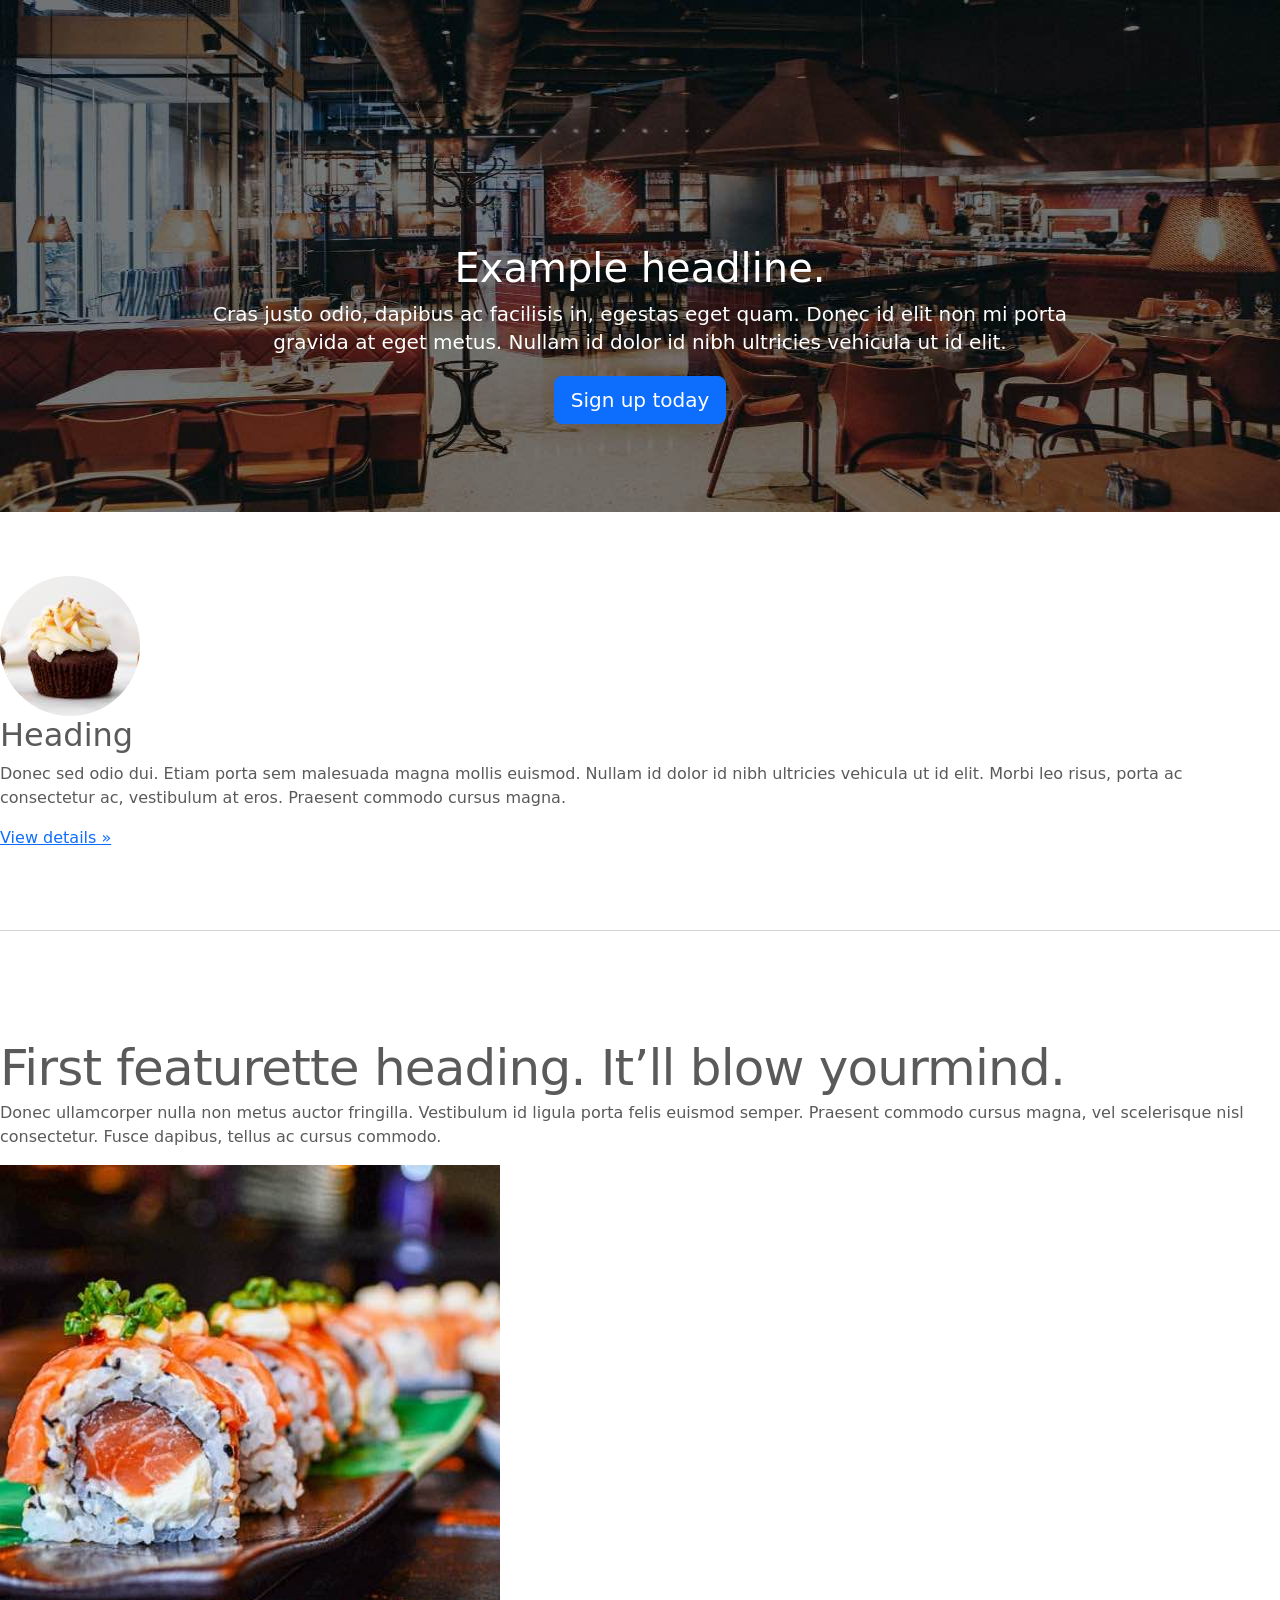
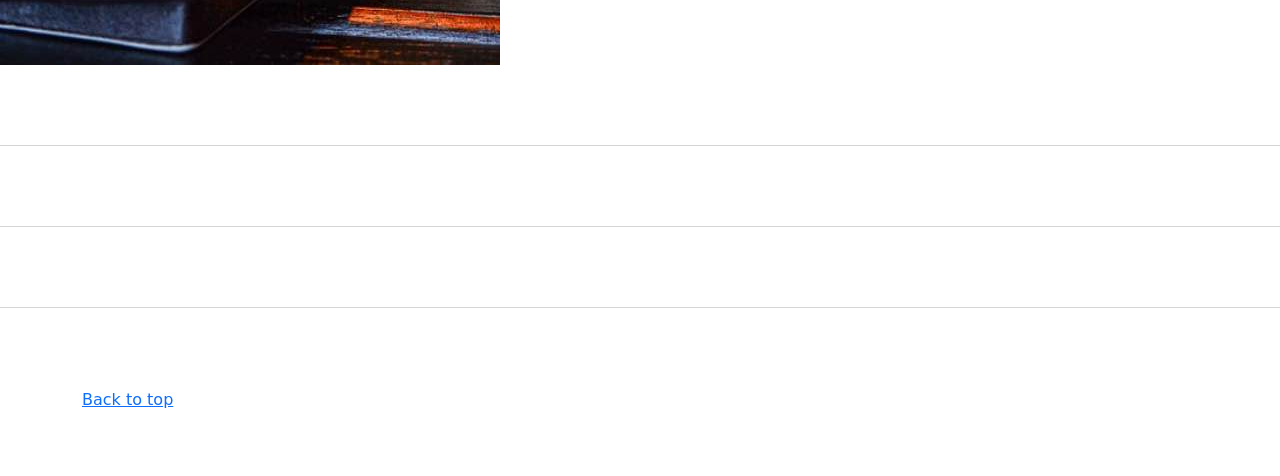
<file: kadai_003/index_for_student.html>
<!doctype html>
<html lang="en">
  <head>
    <meta charset="utf-8">
    <meta name="viewport" content="width=device-width, initial-scale=1">
    <meta name="description" content="">
    <meta name="author" content="Mark Otto, Jacob Thornton, and Bootstrap contributors">
    <meta name="generator" content="Hugo 0.79.0">
    <title>Carousel Template · Bootstrap v5.0</title>
    <link rel="canonical" href="https://getbootstrap.com/docs/5.0/examples/carousel/">
    <!-- ************************************************ bootstrap.min.cssの読み込み -->
    <link href="https://cdn.jsdelivr.net/npm/bootstrap@5.0.0-beta1/dist/css/bootstrap.min.css" rel="stylesheet" integrity="sha384-giJF6kkoqNQ00vy+HMDP7azOuL0xtbfIcaT9wjKHr8RbDVddVHyTfAAsrekwKmP1" crossorigin="anonymous">
    <!-- ************************************************ carousel.cssの読み込み -->
    <link href="carousel.css" rel="stylesheet">
    <!-- ************************************************ bootstrap.bundle.min.jsの読み込み -->
    <script src="https://cdn.jsdelivr.net/npm/bootstrap@5.0.0-beta1/dist/js/bootstrap.bundle.min.js" integrity="sha384-ygbV9kiqUc6oa4msXn9868pTtWMgiQaeYH7/t7LECLbyPA2x65Kgf80OJFdroafW" crossorigin="anonymous" defer></script>
  </head>
  <body>
    <main>
      <!-- ************************************************ カールセル開始 -->
      <div id="myCarousel" class="carousel slide carousel-fade" data-bs-ride="carousel">
        <div class="carousel-inner">
          <div class="carousel-item active">
            <img src="img/top_1.jpg" alt="サンプル画像1">
            <div class="container">
              <div class="carousel-caption">
                <h1>Example headline.</h1>
                <p>Cras justo odio, dapibus ac facilisis in, egestas eget quam. Donec id elit non mi porta gravida at eget
                  metus. Nullam id dolor id nibh ultricies vehicula ut id elit.</p>
                <!-- <p><a class="btn btn-lg btn-primary" href="#" role="button">Sign up today</a></p> -->
                <p><a class="btn btn-lg btn-primary" href="#" role="button">Sign up today</a></p>
              </div>
            </div>
          </div>
          <div class="carousel-item">
            <img src="img/top_2.jpg" alt="サンプル画像2">
            <div class="container">
              <div class="carousel-caption">
                <h1>Example headline.</h1>
                <p>Cras justo odio, dapibus ac facilisis in, egestas eget quam. Donec id elit non mi porta gravida at eget
                  metus. Nullam id dolor id nibh ultricies vehicula ut id elit.</p>
                <!-- <p><a class="btn btn-lg btn-primary" href="#" role="button">Sign up today</a></p> -->
                <p><a class="btn btn-lg btn-primary" href="#" role="button">Sign up today</a></p>
              </div>
            </div>
          </div>
          <div class="carousel-item">
            <img src="img/top_3.jpg" alt="サンプル画像3">
            <div class="container">
              <div class="carousel-caption">
                <h1>Example headline.</h1>
                <p>Cras justo odio, dapibus ac facilisis in, egestas eget quam. Donec id elit non mi porta gravida at eget
                  metus. Nullam id dolor id nibh ultricies vehicula ut id elit.</p>
                <!-- <p><a class="btn btn-lg btn-primary" href="#" role="button">Sign up today</a></p> -->
                <p><a class="btn btn-lg btn-primary" href="#" role="button">Sign up today</a></p>
              </div>
            </div>
          </div>
        </div>
      </div>
      <!-- ************************************************ カールセル終了 -->
      <!-- <div class="container marketing"> -->
      <div class="">
        <!-- <div class="row"> -->
        <div class="">
          <!-- <div class="col-lg-4"> -->
          <div class="">
            <img src="img/cake.jpg" class="rounded-circle" alt="サンプル画像2">
            <h2>Heading</h2>
            <p>Donec sed odio dui. Etiam porta sem malesuada magna mollis euismod. Nullam id dolor id nibh ultricies
              vehicula ut id elit. Morbi leo risus, porta ac consectetur ac, vestibulum at eros. Praesent commodo cursus
              magna.</p>
            <!-- <p><a class="btn btn-secondary" href="#" role="button">View details &raquo;</a></p> -->
            <p><a class="" href="#" role="button">View details &raquo;</a></p>
          </div>
        </div>
        <hr class="featurette-divider">
        <!-- <div class="row"> -->
        <div class="">
          <!-- <div class="col-md-7"> -->
          <div class="">
            <!-- <h2 class="featurette-heading">First featurette heading. <span class="text-muted">It’ll blow yourmind.</span> -->
            <h2 class="featurette-heading">First featurette heading. <span class="">It’ll blow yourmind.</span></h2>
            <!-- <p class="lead">Donec ullamcorper nulla non metus auctor fringilla. Vestibulum id ligula porta felis
              euismod
              semper. Praesent commodo cursus magna, vel scelerisque nisl consectetur. Fusce dapibus, tellus ac cursus
              commodo.</p> -->
            <p class="">
              Donec ullamcorper nulla non metus auctor fringilla. Vestibulum id ligula porta felis
              euismod
              semper. Praesent commodo cursus magna, vel scelerisque nisl consectetur. Fusce dapibus, tellus ac cursus
              commodo.
            </p>
          </div>
          <!-- <div class="col-md-5"> -->
          <div class="">
            <!-- <img src="img/sushi.jpg" class="img-fluid" alt=""> -->
            <img src="img/sushi.jpg" class="" alt="サンプル画像3">
          </div>
        </div>
        <hr class="featurette-divider">
        <!-- ここにもう一つ左右を反転させたものを作ります。 -->
        <hr class="featurette-divider">
        <!-- ここにもう一つ左右を反転させたものを作ります。 -->
        <hr class="featurette-divider">
        <footer class="container">
          <!-- <p class="float-end"><a href="#">Back to top</a></p> -->
          <p class=""><a href="#">Back to top</a></p>
        </footer>
      </div>
    </main>
  </body>

</html>
</file>
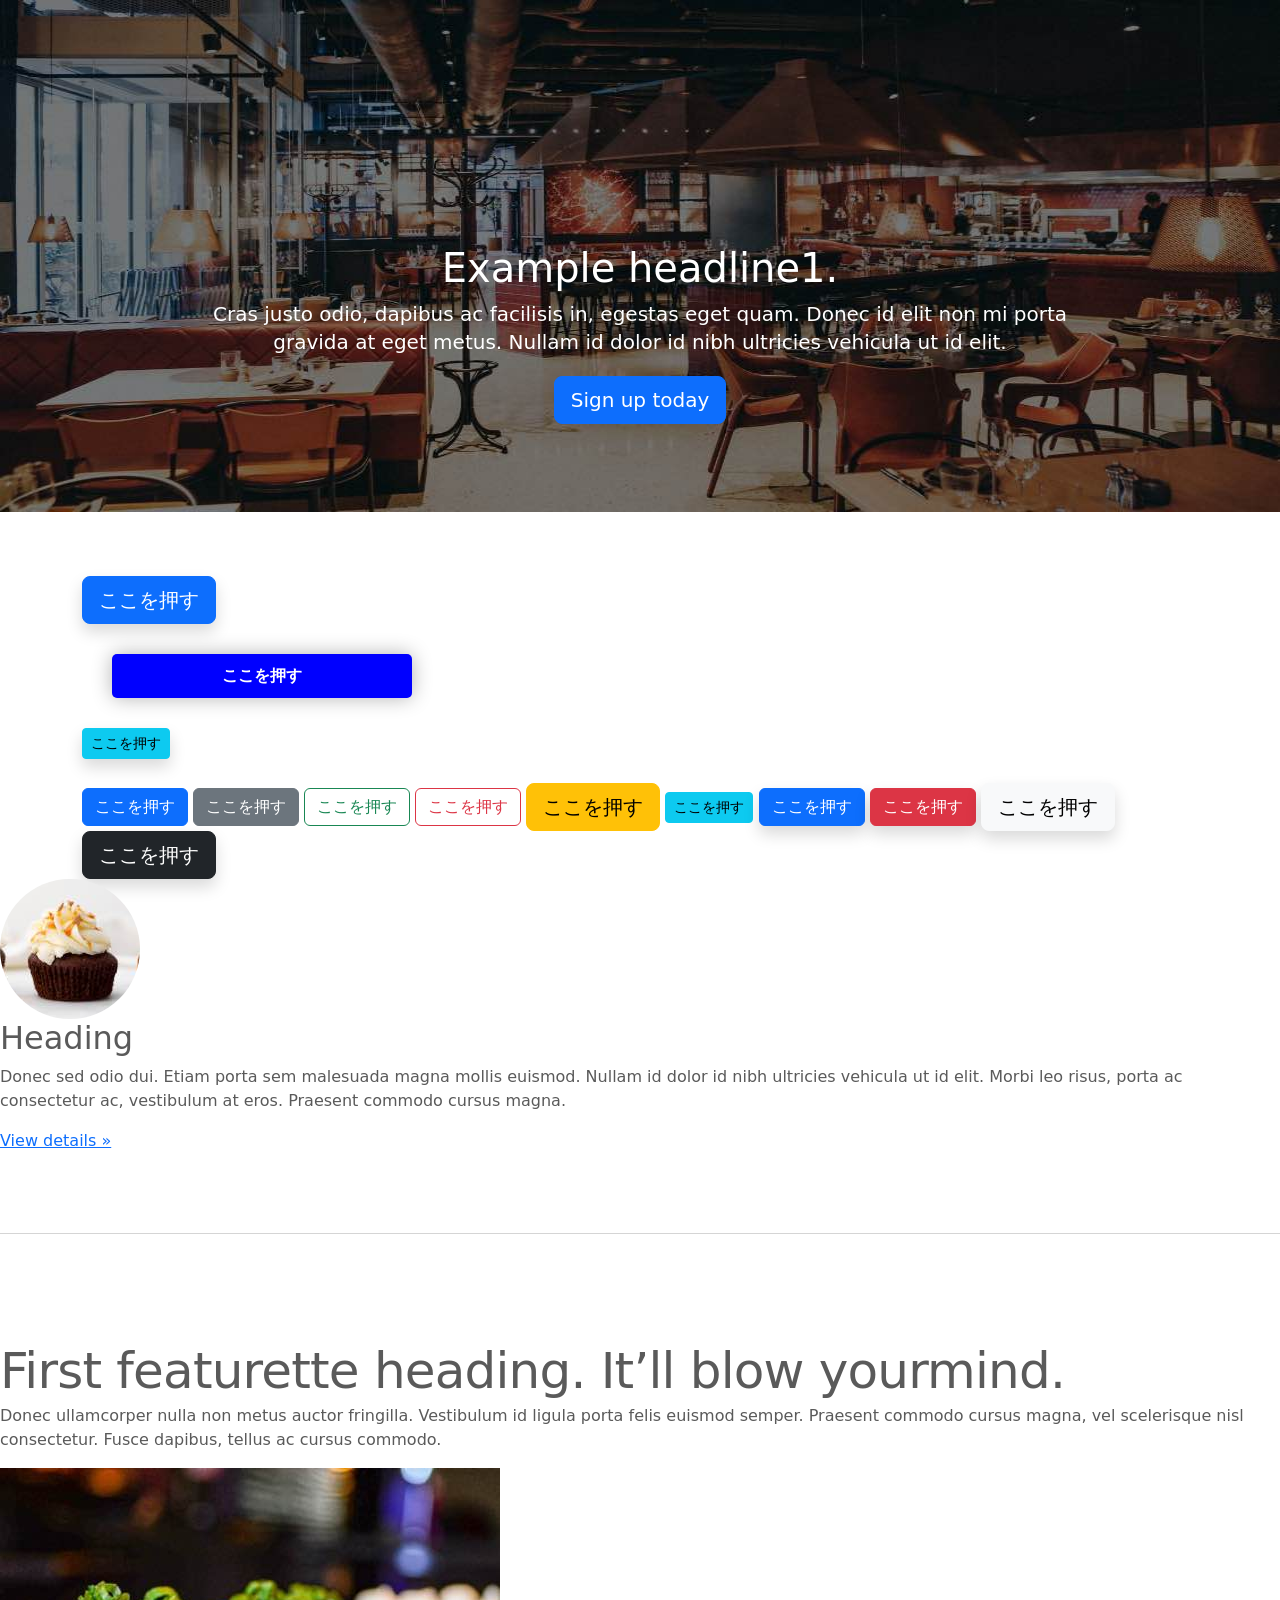
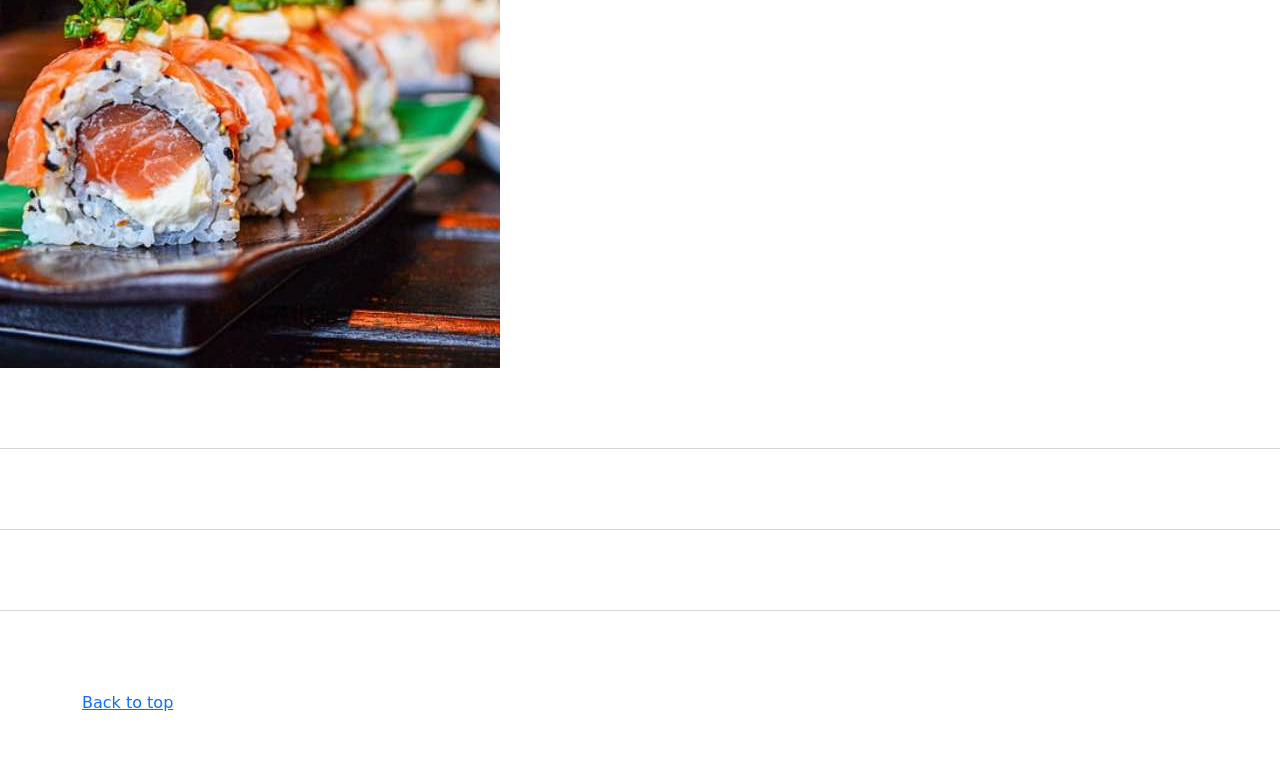
<file: kadai_004/index_for_student.html>
<!doctype html>
<html lang="en">
  <head>
    <meta charset="utf-8">
    <meta name="viewport" content="width=device-width, initial-scale=1">
    <meta name="description" content="">
    <meta name="author" content="Mark Otto, Jacob Thornton, and Bootstrap contributors">
    <meta name="generator" content="Hugo 0.79.0">
    <title>Carousel Template · Bootstrap v5.0</title>
    <link rel="canonical" href="https://getbootstrap.com/docs/5.0/examples/carousel/">
    <!-- ************************************************ bootstrap.min.cssの読み込み -->
    <link href="https://cdn.jsdelivr.net/npm/bootstrap@5.0.0-beta1/dist/css/bootstrap.min.css" rel="stylesheet" integrity="sha384-giJF6kkoqNQ00vy+HMDP7azOuL0xtbfIcaT9wjKHr8RbDVddVHyTfAAsrekwKmP1" crossorigin="anonymous">
    <!-- ************************************************ carousel.cssの読み込み -->
    <link href="carousel.css" rel="stylesheet">
    <!-- ************************************************ bootstrap.bundle.min.jsの読み込み -->
    <script src="https://cdn.jsdelivr.net/npm/bootstrap@5.0.0-beta1/dist/js/bootstrap.bundle.min.js" integrity="sha384-ygbV9kiqUc6oa4msXn9868pTtWMgiQaeYH7/t7LECLbyPA2x65Kgf80OJFdroafW" crossorigin="anonymous" defer></script>
  </head>
  <body>
    <main>
      <!-- ************************************************ カールセル開始 -->
      <!-- carouselクラスとslideクラスを適用 -->
      <div id="myCarousel" class="carousel slide" data-bs-ride="carousel">
        <!-- カルーセル下部に表示されるインジケーター
        <ol class="carousel-indicators">
          <li data-bs-target="#carouselExampleCaptions" data-bs-slide-to="0" class="active"></li>
          <li data-bs-target="#carouselExampleCaptions" data-bs-slide-to="1"></li>
          <li data-bs-target="#carouselExampleCaptions" data-bs-slide-to="2"></li>
        </ol> -->
        <!-- これ以降がカルーセルの内部 -->
        <div class="carousel-inner">
          <!-- カルーセル１枚目にはactiveクラスを設定 -->
          <div class="carousel-item active">
            <img src="img/top_1.jpg" alt="サンプル画像1">
            <div class="container">
              <div class="carousel-caption">
                <h1>Example headline1.</h1>
                <p>Cras justo odio, dapibus ac facilisis in, egestas eget quam. Donec id elit non mi porta gravida at eget
                  metus. Nullam id dolor id nibh ultricies vehicula ut id elit.</p>
                <p><a class="btn btn-lg btn-primary" href="#" role="button">Sign up today</a></p>
              </div>
            </div>
          </div>
        </div>
      </div>
      <!-- ************************************************ カールセル終了 -->
      <div class="container">
        <style>
          .button-test {
            padding: 10px 30px;
            width: 300px;
            background-color: blue;
            color: white;
            text-align: center;
            font-weight: bold;
            border-radius: 5px;
            margin: 30px;
            box-shadow: 0px 0px 20px 0px rgba(0,0,0,30%);
          }
        </style>
        <!-- buttonテスト -->
        <button class="btn btn-primary btn-lg shadow">ここを押す</button>
        <div class="button-test">ここを押す</div>
        <a href="" class="btn btn-info btn-sm shadow">ここを押す</a>
        <!-- button課題 -->
        <br><br>
        <button class="btn btn-primary">ここを押す</button>
        <button class="btn btn-secondary">ここを押す</button>
        <button class="btn btn-outline-success">ここを押す</button>
        <button class="btn btn-outline-danger">ここを押す</button>
        <button class="btn btn-warning btn-lg">ここを押す</button>
        <button class="btn btn-info btn-sm">ここを押す</button>
        <button class="btn btn-primary shadow">ここを押す</button>
        <button class="btn btn-danger shadow">ここを押す</button>
        <button class="btn btn-light btn-lg shadow">ここを押す</button>
        <button class="btn btn-dark btn-lg shadow">ここを押す</button>
      </div>
      <!-- <div class="container marketing"> -->
      <div class="">
        <!-- <div class="row"> -->
        <div class="">
          <!-- <div class="col-lg-4"> -->
          <div class="">
            <img src="img/cake.jpg" class="rounded-circle" alt="サンプル画像2">
            <h2>Heading</h2>
            <p>Donec sed odio dui. Etiam porta sem malesuada magna mollis euismod. Nullam id dolor id nibh ultricies
              vehicula ut id elit. Morbi leo risus, porta ac consectetur ac, vestibulum at eros. Praesent commodo cursus
              magna.</p>
            <!-- <p><a class="btn btn-secondary" href="#" role="button">View details &raquo;</a></p> -->
            <p><a class="" href="#" role="button">View details &raquo;</a></p>
          </div>
        </div>
        <hr class="featurette-divider">
        <!-- <div class="row"> -->
        <div class="">
          <!-- <div class="col-md-7"> -->
          <div class="">
            <!-- <h2 class="featurette-heading">First featurette heading. <span class="text-muted">It’ll blow yourmind.</span> -->
            <h2 class="featurette-heading">First featurette heading. <span class="">It’ll blow yourmind.</span></h2>
            <!-- <p class="lead">Donec ullamcorper nulla non metus auctor fringilla. Vestibulum id ligula porta felis
              euismod
              semper. Praesent commodo cursus magna, vel scelerisque nisl consectetur. Fusce dapibus, tellus ac cursus
              commodo.</p> -->
            <p class="">
              Donec ullamcorper nulla non metus auctor fringilla. Vestibulum id ligula porta felis
              euismod
              semper. Praesent commodo cursus magna, vel scelerisque nisl consectetur. Fusce dapibus, tellus ac cursus
              commodo.
            </p>
          </div>
          <!-- <div class="col-md-5"> -->
          <div class="">
            <!-- <img src="img/sushi.jpg" class="img-fluid" alt=""> -->
            <img src="img/sushi.jpg" class="" alt="サンプル画像3">
          </div>
        </div>
        <hr class="featurette-divider">
        <!-- ここにもう一つ左右を反転させたものを作ります。 -->
        <hr class="featurette-divider">
        <!-- ここにもう一つ左右を反転させたものを作ります。 -->
        <hr class="featurette-divider">
        <footer class="container">
          <!-- <p class="float-end"><a href="#">Back to top</a></p> -->
          <p class=""><a href="#">Back to top</a></p>
        </footer>
      </div>
    </main>
  </body>

</html>
</file>
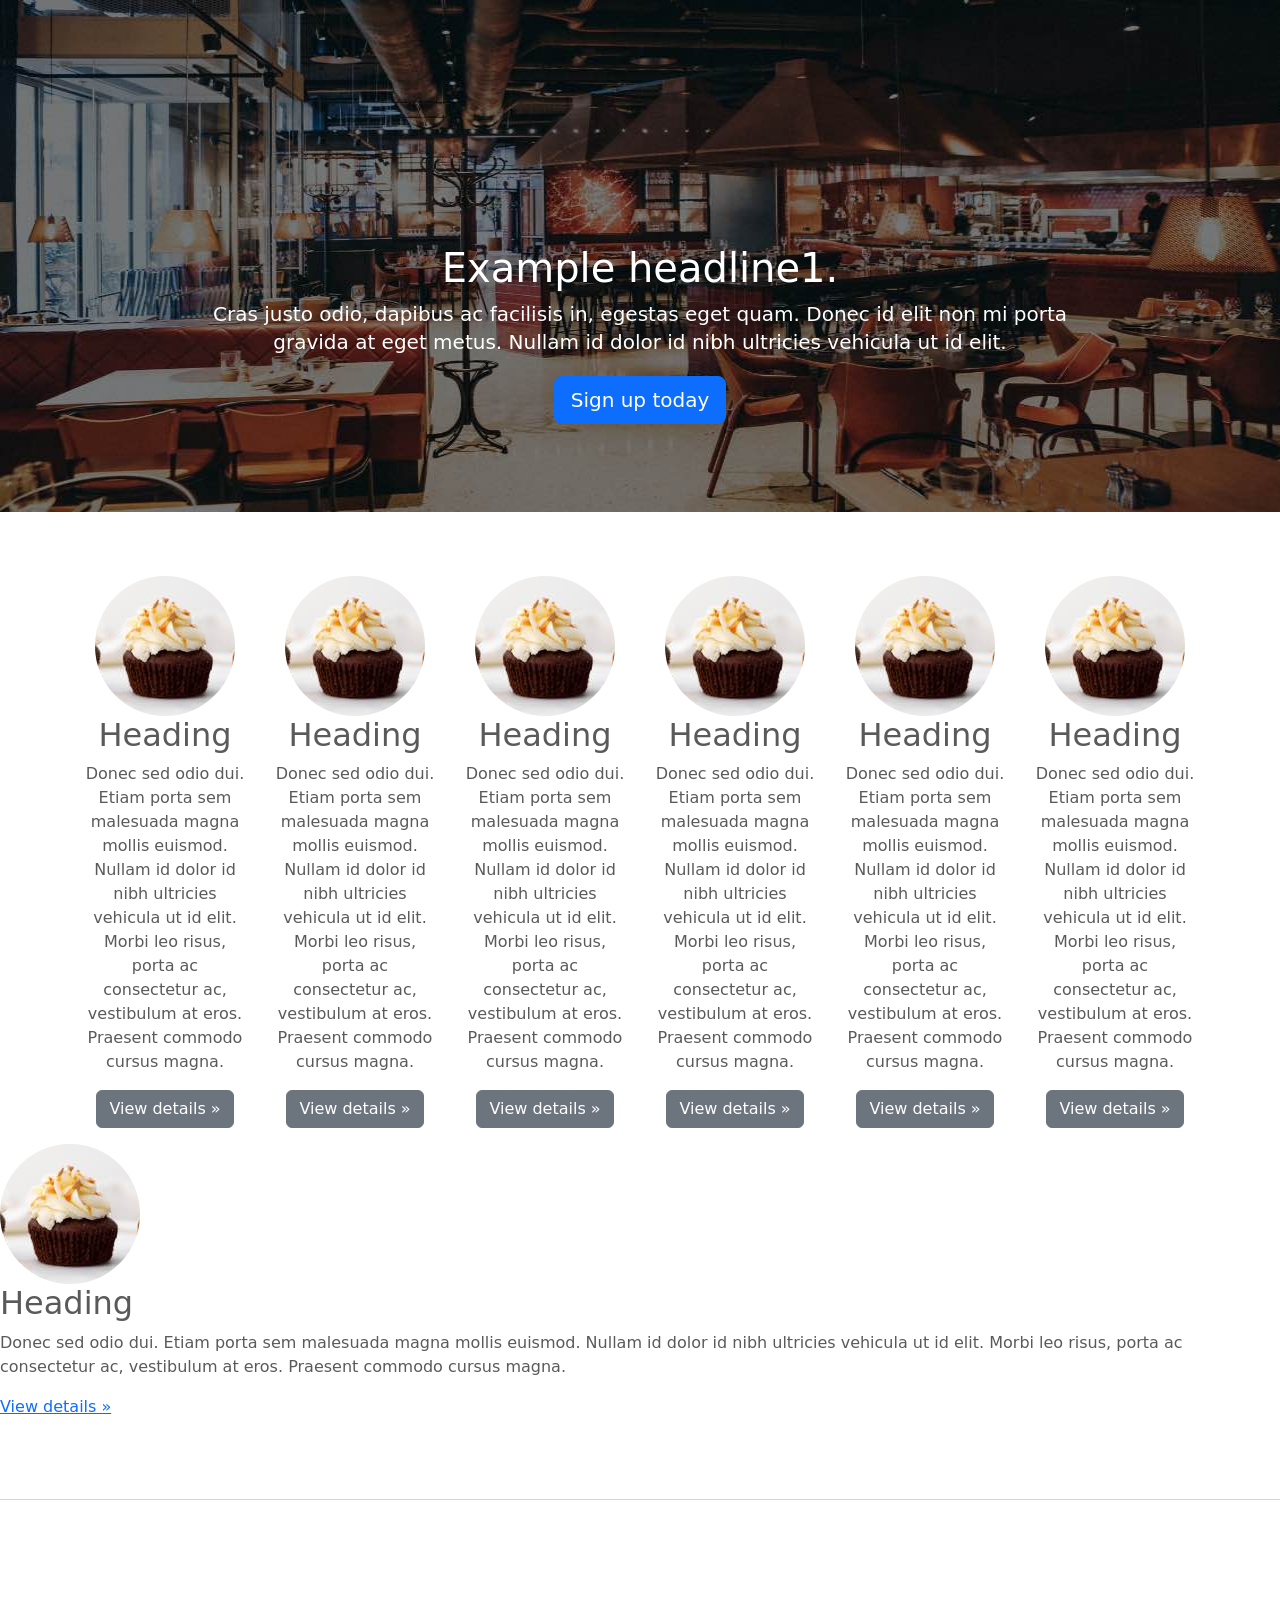
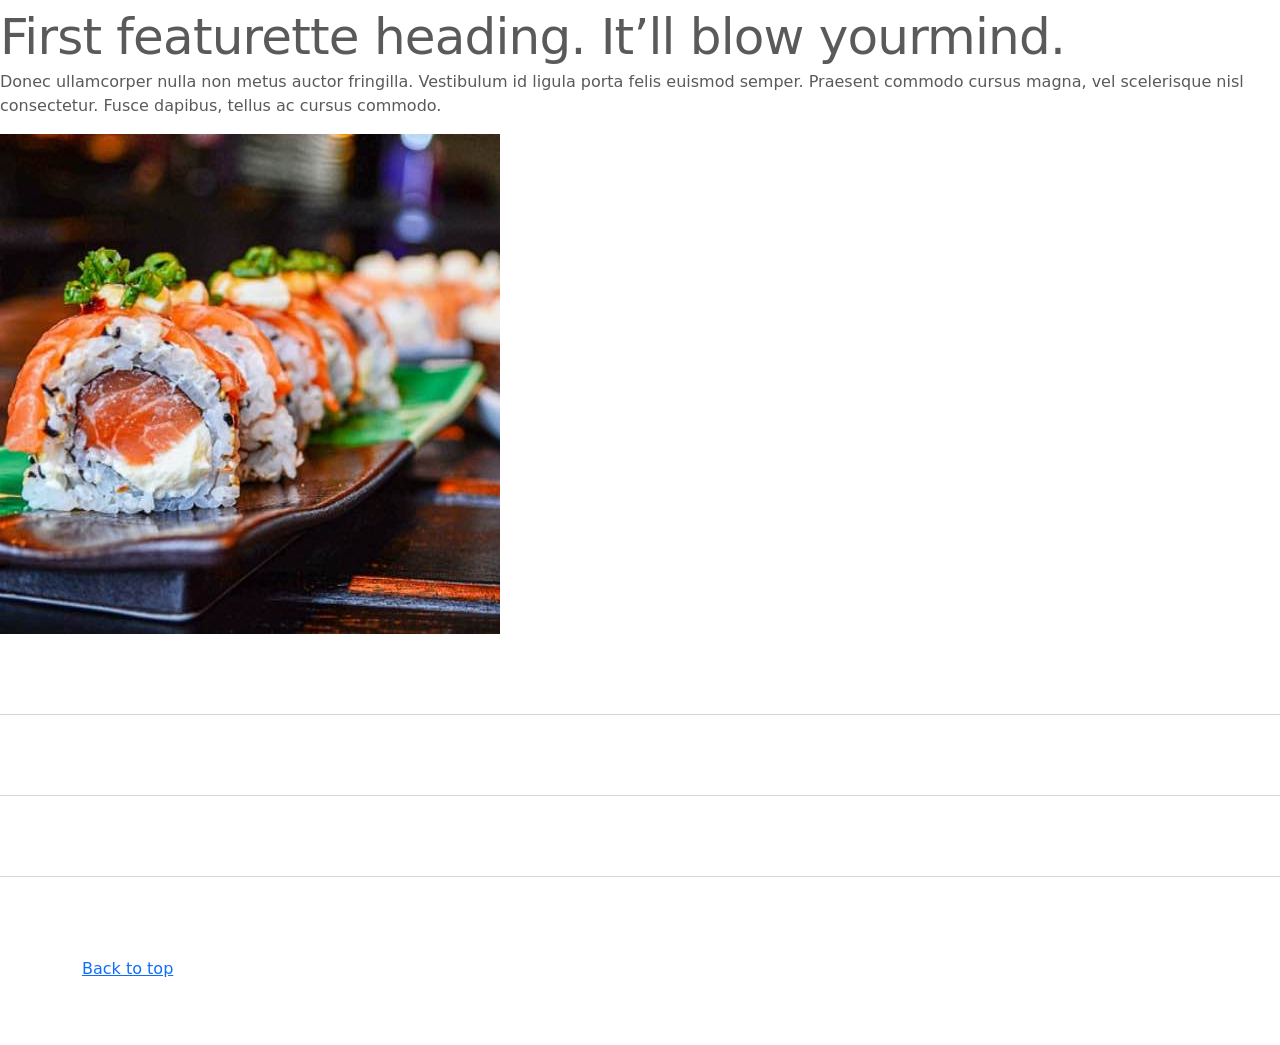
<file: kadai_005/index_for_student.html>
<!doctype html>
<html lang="en">
  <head>
    <meta charset="utf-8">
    <meta name="viewport" content="width=device-width, initial-scale=1">
    <meta name="description" content="">
    <meta name="author" content="Mark Otto, Jacob Thornton, and Bootstrap contributors">
    <meta name="generator" content="Hugo 0.79.0">
    <title>Carousel Template · Bootstrap v5.0</title>
    <link rel="canonical" href="https://getbootstrap.com/docs/5.0/examples/carousel/">
    <!-- ************************************************ bootstrap.min.cssの読み込み -->
    <link href="https://cdn.jsdelivr.net/npm/bootstrap@5.0.0-beta1/dist/css/bootstrap.min.css" rel="stylesheet" integrity="sha384-giJF6kkoqNQ00vy+HMDP7azOuL0xtbfIcaT9wjKHr8RbDVddVHyTfAAsrekwKmP1" crossorigin="anonymous">
    <!-- ************************************************ carousel.cssの読み込み -->
    <link href="carousel.css" rel="stylesheet">
    <!-- ************************************************ bootstrap.bundle.min.jsの読み込み -->
    <script src="https://cdn.jsdelivr.net/npm/bootstrap@5.0.0-beta1/dist/js/bootstrap.bundle.min.js" integrity="sha384-ygbV9kiqUc6oa4msXn9868pTtWMgiQaeYH7/t7LECLbyPA2x65Kgf80OJFdroafW" crossorigin="anonymous" defer></script>
  </head>
  <body>
    <main>
      <!-- ************************************************ カールセル開始 -->
      <!-- carouselクラスとslideクラスを適用 -->
      <div id="myCarousel" class="carousel slide" data-bs-ride="carousel">
        <!-- カルーセル下部に表示されるインジケーター
        <ol class="carousel-indicators">
          <li data-bs-target="#carouselExampleCaptions" data-bs-slide-to="0" class="active"></li>
          <li data-bs-target="#carouselExampleCaptions" data-bs-slide-to="1"></li>
          <li data-bs-target="#carouselExampleCaptions" data-bs-slide-to="2"></li>
        </ol> -->
        <!-- これ以降がカルーセルの内部 -->
        <div class="carousel-inner">
          <!-- カルーセル１枚目にはactiveクラスを設定 -->
          <div class="carousel-item active">
            <img src="img/top_1.jpg" alt="サンプル画像1">
            <div class="container">
              <div class="carousel-caption">
                <h1>Example headline1.</h1>
                <p>Cras justo odio, dapibus ac facilisis in, egestas eget quam. Donec id elit non mi porta gravida at eget
                  metus. Nullam id dolor id nibh ultricies vehicula ut id elit.</p>
                <p><a class="btn btn-lg btn-primary" href="#" role="button">Sign up today</a></p>
              </div>
            </div>
          </div>
        </div>
      </div>
      <!-- ************************************************ カールセル終了 -->
      <!-- 4章ボタンの練習と課題 -->
      <!-- <div class="container">
        <style>
          .button-test {
            padding: 10px 30px;
            width: 300px;
            background-color: blue;
            color: white;
            text-align: center;
            font-weight: bold;
            border-radius: 5px;
            margin: 30px;
            box-shadow: 0px 0px 20px 0px rgba(0,0,0,30%);
          }
        </style> -->
        <!-- buttonテスト -->
        <!-- <button class="btn btn-primary btn-lg shadow">ここを押す</button>
        <div class="button-test">ここを押す</div>
        <a href="" class="btn btn-info btn-sm shadow">ここを押す</a> -->
        <!-- button課題 -->
        <!-- <br><br>
        <button class="btn btn-primary">ここを押す</button>
        <button class="btn btn-secondary">ここを押す</button>
        <button class="btn btn-outline-success">ここを押す</button>
        <button class="btn btn-outline-danger">ここを押す</button>
        <button class="btn btn-warning btn-lg">ここを押す</button>
        <button class="btn btn-info btn-sm">ここを押す</button>
        <button class="btn btn-primary shadow">ここを押す</button>
        <button class="btn btn-danger shadow">ここを押す</button>
        <button class="btn btn-light btn-lg shadow">ここを押す</button>
        <button class="btn btn-dark btn-lg shadow">ここを押す</button>
      </div> -->
      <!-- グリッドシステム課題 -->
      <div class="container">
        <div class="row">
          <div class="col-6 col-md-2 text-center">
            <!-- start col-lg-4 -->
            <img src="img/cake.jpg" class="rounded-circle" alt="サンプル画像2">
            <h2>Heading</h2>
            <p>Donec sed odio dui. Etiam porta sem malesuada magna mollis euismod. Nullam id dolor id nibh ultricies
              vehicula ut id elit. Morbi leo risus, porta ac consectetur ac, vestibulum at eros. Praesent commodo cursus
              magna.
            </p>
            <p>
              <a class="btn btn-secondary" href="#" role="button">View details &raquo;</a>
            </p>
          </div>
          <div class="col-6 col-md-2 text-center">
            <!-- start col-lg-4 -->
            <img src="img/cake.jpg" class="rounded-circle" alt="サンプル画像2">
            <h2>Heading</h2>
            <p>Donec sed odio dui. Etiam porta sem malesuada magna mollis euismod. Nullam id dolor id nibh ultricies
              vehicula ut id elit. Morbi leo risus, porta ac consectetur ac, vestibulum at eros. Praesent commodo cursus
              magna.
            </p>
            <p>
              <a class="btn btn-secondary" href="#" role="button">View details &raquo;</a>
            </p>
          </div>
          <div class="col-6 col-md-2 text-center">
            <!-- start col-lg-4 -->
            <img src="img/cake.jpg" class="rounded-circle" alt="サンプル画像2">
            <h2>Heading</h2>
            <p>Donec sed odio dui. Etiam porta sem malesuada magna mollis euismod. Nullam id dolor id nibh ultricies
              vehicula ut id elit. Morbi leo risus, porta ac consectetur ac, vestibulum at eros. Praesent commodo cursus
              magna.
            </p>
            <p>
              <a class="btn btn-secondary" href="#" role="button">View details &raquo;</a>
            </p>
          </div>
          <div class="col-6 col-md-2 text-center">
            <!-- start col-lg-4 -->
            <img src="img/cake.jpg" class="rounded-circle" alt="サンプル画像2">
            <h2>Heading</h2>
            <p>Donec sed odio dui. Etiam porta sem malesuada magna mollis euismod. Nullam id dolor id nibh ultricies
              vehicula ut id elit. Morbi leo risus, porta ac consectetur ac, vestibulum at eros. Praesent commodo cursus
              magna.
            </p>
            <p>
              <a class="btn btn-secondary" href="#" role="button">View details &raquo;</a>
            </p>
          </div>
          <div class="col-6 col-md-2 text-center">
            <!-- start col-lg-4 -->
            <img src="img/cake.jpg" class="rounded-circle" alt="サンプル画像2">
            <h2>Heading</h2>
            <p>Donec sed odio dui. Etiam porta sem malesuada magna mollis euismod. Nullam id dolor id nibh ultricies
              vehicula ut id elit. Morbi leo risus, porta ac consectetur ac, vestibulum at eros. Praesent commodo cursus
              magna.
            </p>
            <p>
              <a class="btn btn-secondary" href="#" role="button">View details &raquo;</a>
            </p>
          </div>
          <div class="col-6 col-md-2 text-center">
            <!-- start col-lg-4 -->
            <img src="img/cake.jpg" class="rounded-circle" alt="サンプル画像2">
            <h2>Heading</h2>
            <p>Donec sed odio dui. Etiam porta sem malesuada magna mollis euismod. Nullam id dolor id nibh ultricies
              vehicula ut id elit. Morbi leo risus, porta ac consectetur ac, vestibulum at eros. Praesent commodo cursus
              magna.
            </p>
            <p>
              <a class="btn btn-secondary" href="#" role="button">View details &raquo;</a>
            </p>
          </div>
        </div>
      </div>
      <!-- <div class="container marketing"> -->
      <div class="">
        <!-- <div class="row"> -->
        <div class="">
          <!-- <div class="col-lg-4"> -->
          <div class="">
            <img src="img/cake.jpg" class="rounded-circle" alt="サンプル画像2">
            <h2>Heading</h2>
            <p>Donec sed odio dui. Etiam porta sem malesuada magna mollis euismod. Nullam id dolor id nibh ultricies
              vehicula ut id elit. Morbi leo risus, porta ac consectetur ac, vestibulum at eros. Praesent commodo cursus
              magna.
            </p>
            <!-- <p><a class="btn btn-secondary" href="#" role="button">View details &raquo;</a></p> -->
            <p><a class="" href="#" role="button">View details &raquo;</a></p>
          </div>
        </div>
        <hr class="featurette-divider">
        <!-- <div class="row"> -->
        <div class="">
          <!-- <div class="col-md-7"> -->
          <div class="">
            <!-- <h2 class="featurette-heading">First featurette heading. <span class="text-muted">It’ll blow yourmind.</span> -->
            <h2 class="featurette-heading">First featurette heading. <span class="">It’ll blow yourmind.</span></h2>
            <!-- <p class="lead">Donec ullamcorper nulla non metus auctor fringilla. Vestibulum id ligula porta felis
              euismod
              semper. Praesent commodo cursus magna, vel scelerisque nisl consectetur. Fusce dapibus, tellus ac cursus
              commodo.</p> -->
            <p class="">
              Donec ullamcorper nulla non metus auctor fringilla. Vestibulum id ligula porta felis
              euismod
              semper. Praesent commodo cursus magna, vel scelerisque nisl consectetur. Fusce dapibus, tellus ac cursus
              commodo.
            </p>
          </div>
          <!-- <div class="col-md-5"> -->
          <div class="">
            <!-- <img src="img/sushi.jpg" class="img-fluid" alt=""> -->
            <img src="img/sushi.jpg" class="" alt="サンプル画像3">
          </div>
        </div>
        <hr class="featurette-divider">
        <!-- ここにもう一つ左右を反転させたものを作ります。 -->
        <hr class="featurette-divider">
        <!-- ここにもう一つ左右を反転させたものを作ります。 -->
        <hr class="featurette-divider">
        <footer class="container">
          <!-- <p class="float-end"><a href="#">Back to top</a></p> -->
          <p class=""><a href="#">Back to top</a></p>
        </footer>
      </div>
    </main>
  </body>

</html>
</file>
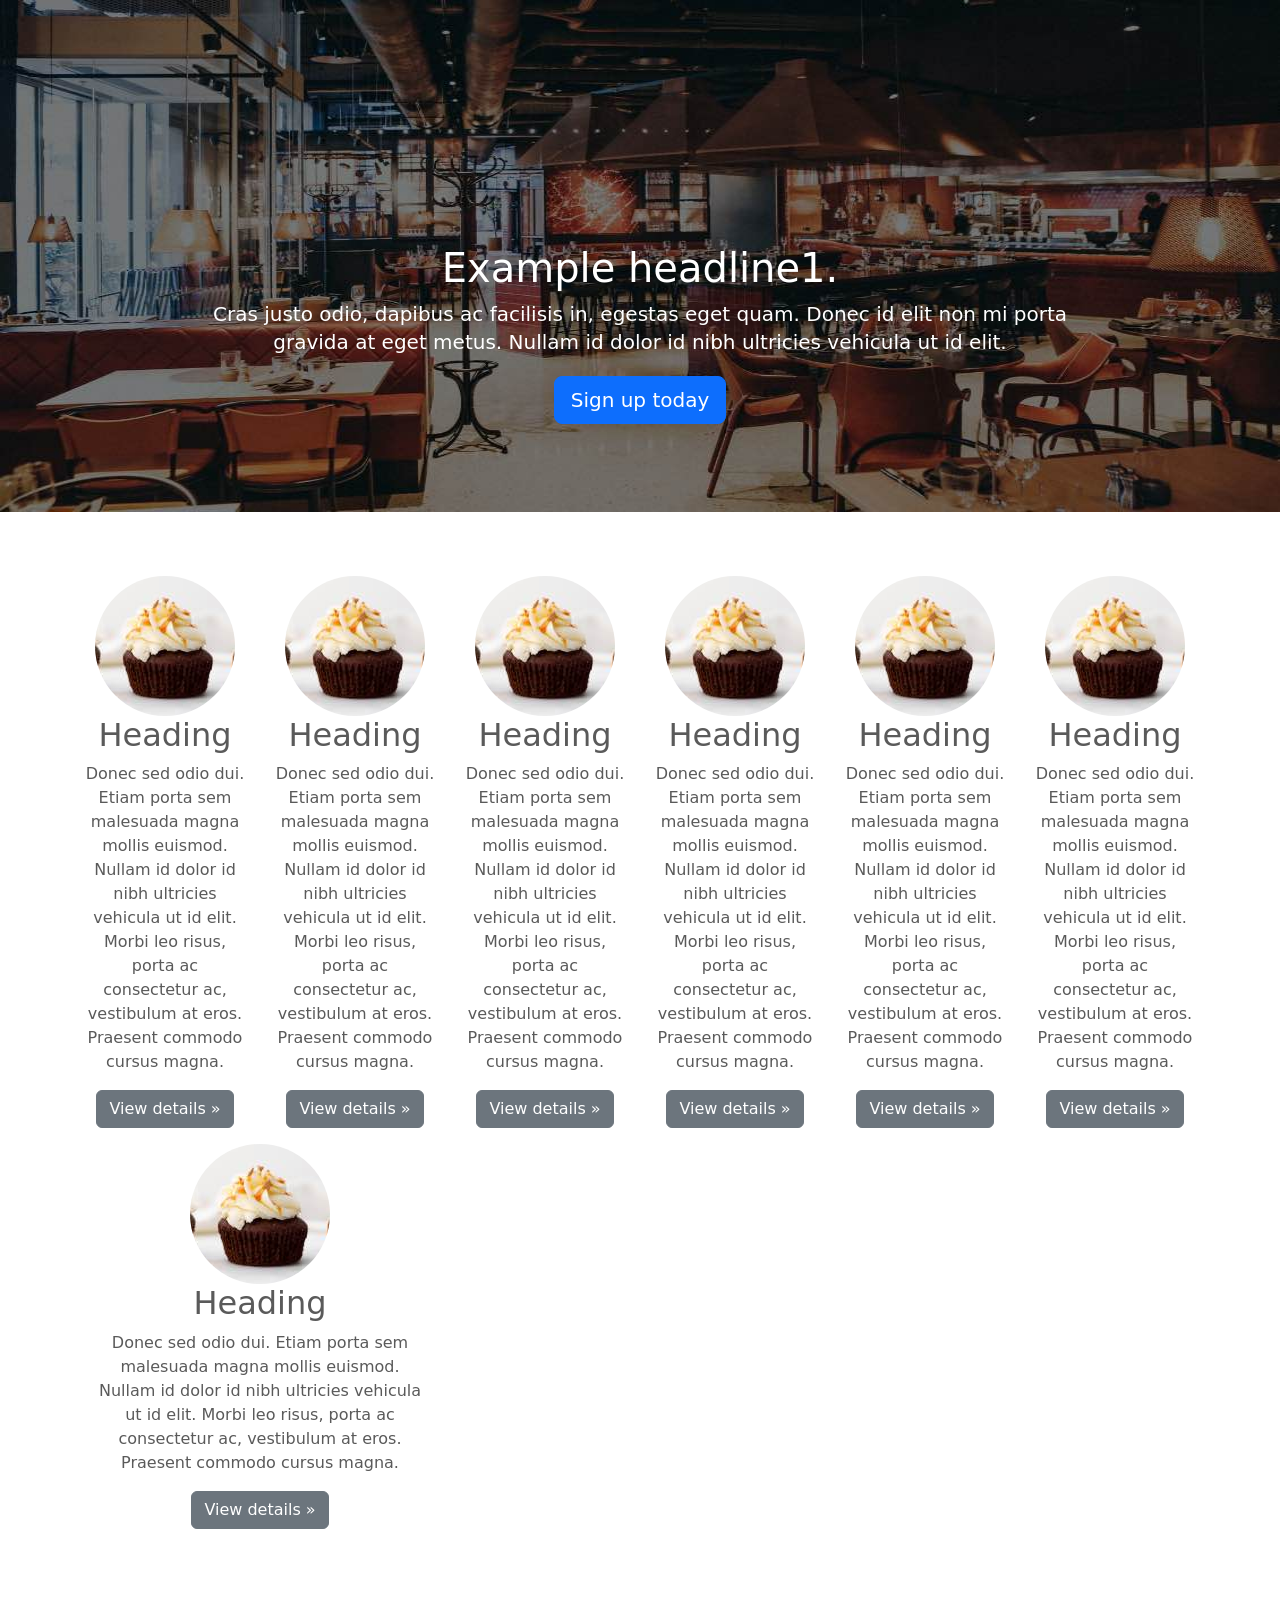
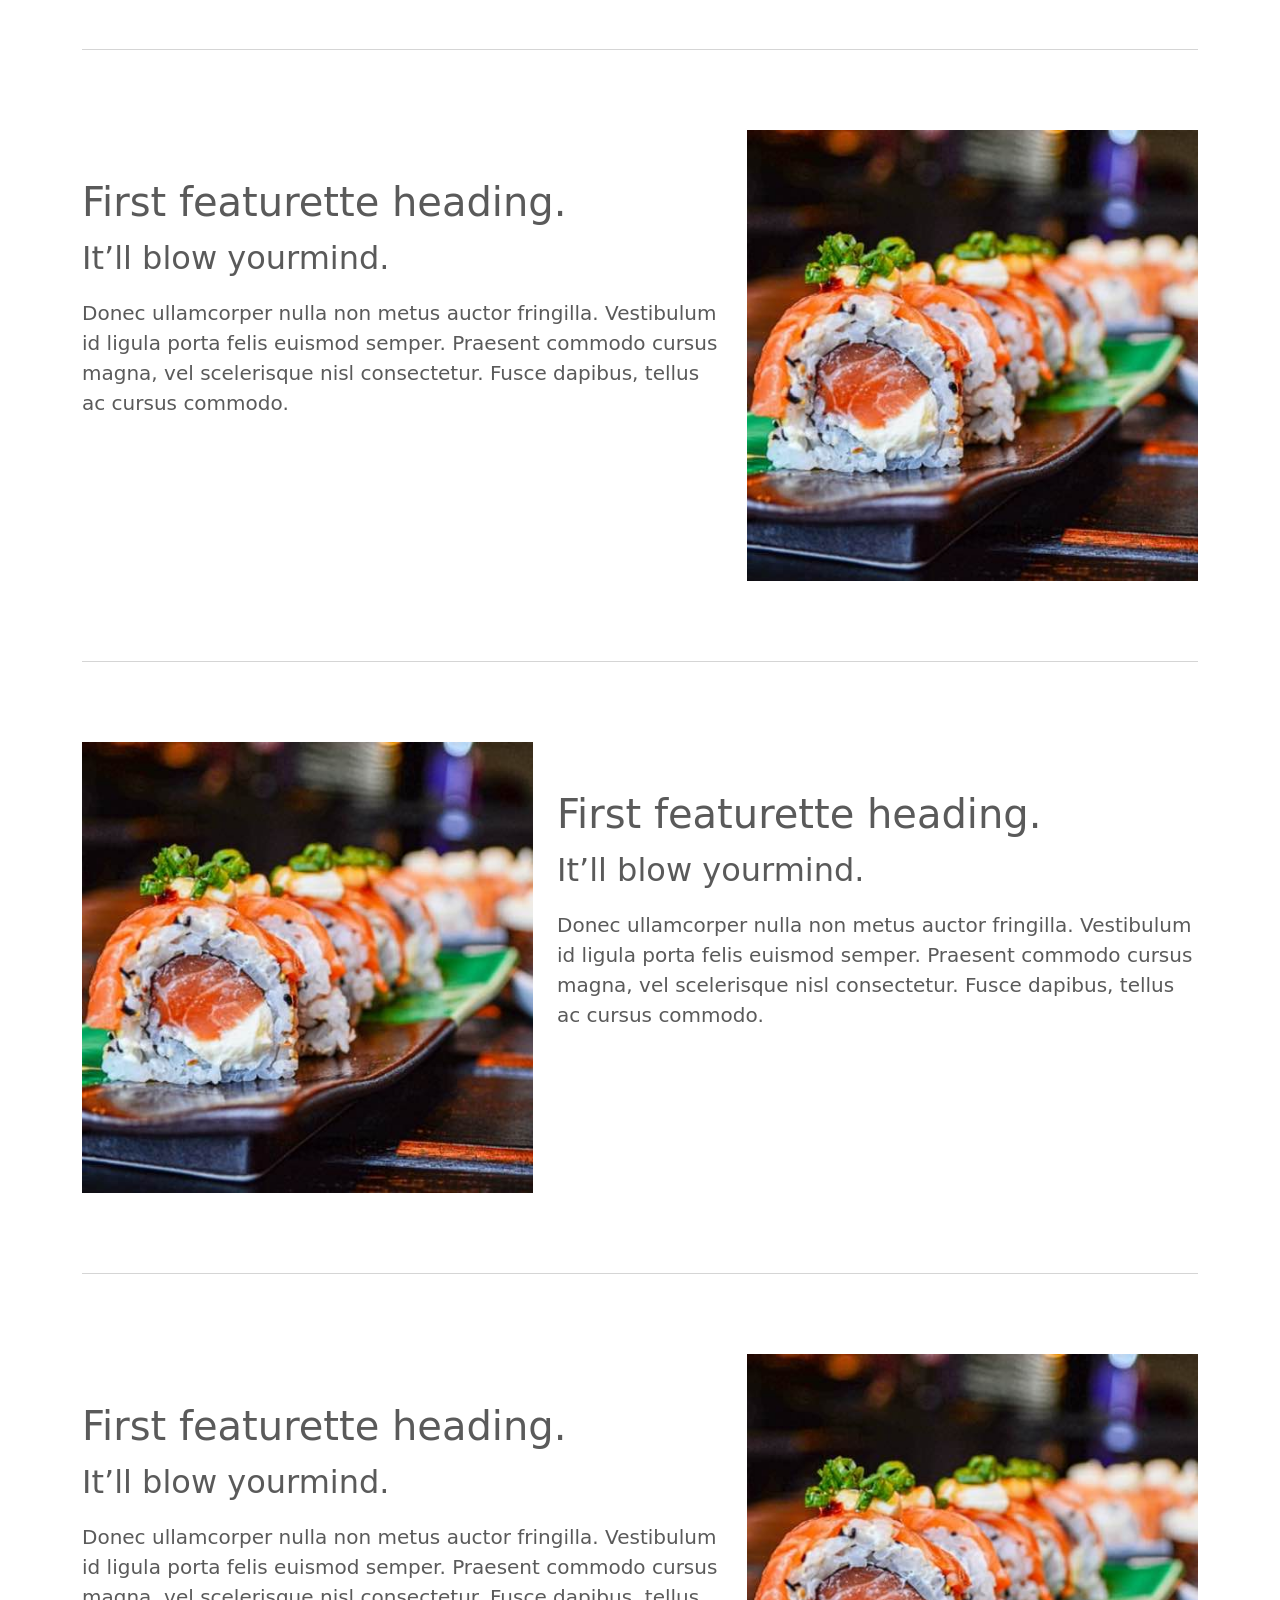
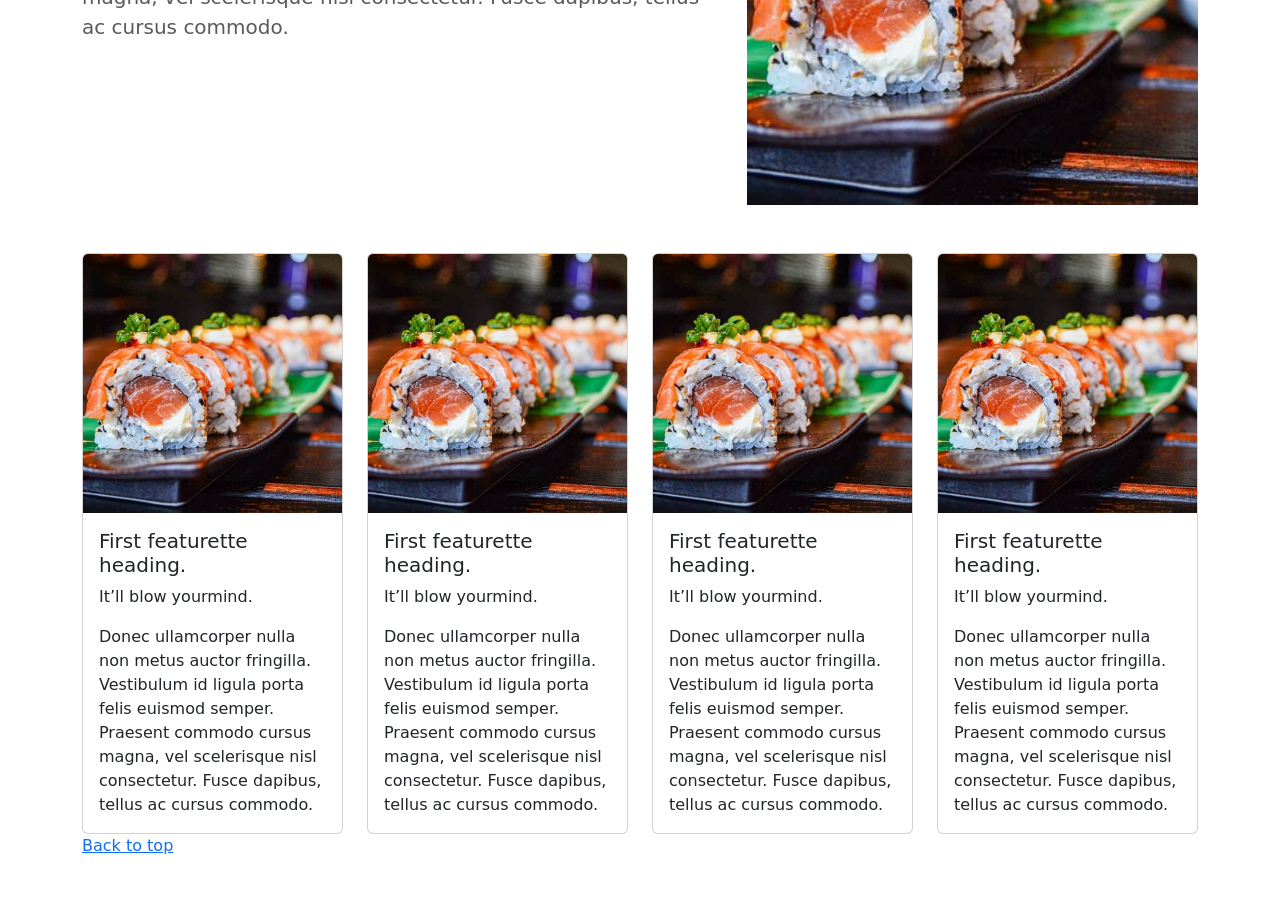
<file: kadai_006/index_for_student.html>
<!doctype html>
<html lang="en">
  <head>
    <meta charset="utf-8">
    <meta name="viewport" content="width=device-width, initial-scale=1">
    <meta name="description" content="">
    <meta name="author" content="Mark Otto, Jacob Thornton, and Bootstrap contributors">
    <meta name="generator" content="Hugo 0.79.0">
    <title>Carousel Template · Bootstrap v5.0</title>
    <link rel="canonical" href="https://getbootstrap.com/docs/5.0/examples/carousel/">
    <!-- ************************************************ bootstrap.min.cssの読み込み -->
    <link href="https://cdn.jsdelivr.net/npm/bootstrap@5.0.0-beta1/dist/css/bootstrap.min.css" rel="stylesheet" integrity="sha384-giJF6kkoqNQ00vy+HMDP7azOuL0xtbfIcaT9wjKHr8RbDVddVHyTfAAsrekwKmP1" crossorigin="anonymous">
    <!-- ************************************************ carousel.cssの読み込み -->
    <link href="carousel.css" rel="stylesheet">
    <!-- ************************************************ bootstrap.bundle.min.jsの読み込み -->
    <script src="https://cdn.jsdelivr.net/npm/bootstrap@5.0.0-beta1/dist/js/bootstrap.bundle.min.js" integrity="sha384-ygbV9kiqUc6oa4msXn9868pTtWMgiQaeYH7/t7LECLbyPA2x65Kgf80OJFdroafW" crossorigin="anonymous" defer></script>
  </head>
  <body>
    <main>
      <!-- ************************************************ カールセル開始 -->
      <!-- carouselクラスとslideクラスを適用 -->
      <div id="myCarousel" class="carousel slide" data-bs-ride="carousel">
        <!-- カルーセル下部に表示されるインジケーター
        <ol class="carousel-indicators">
          <li data-bs-target="#carouselExampleCaptions" data-bs-slide-to="0" class="active"></li>
          <li data-bs-target="#carouselExampleCaptions" data-bs-slide-to="1"></li>
          <li data-bs-target="#carouselExampleCaptions" data-bs-slide-to="2"></li>
        </ol> -->
        <!-- これ以降がカルーセルの内部 -->
        <div class="carousel-inner">
          <!-- カルーセル１枚目にはactiveクラスを設定 -->
          <div class="carousel-item active">
            <img src="img/top_1.jpg" alt="サンプル画像1">
            <div class="container">
              <div class="carousel-caption">
                <h1>Example headline1.</h1>
                <p>Cras justo odio, dapibus ac facilisis in, egestas eget quam. Donec id elit non mi porta gravida at eget
                  metus. Nullam id dolor id nibh ultricies vehicula ut id elit.</p>
                <p><a class="btn btn-lg btn-primary" href="#" role="button">Sign up today</a></p>
              </div>
            </div>
          </div>
        </div>
      </div>
      <!-- ************************************************ カールセル終了 -->
      <!-- 4章ボタンの練習と課題 -->
      <!-- <div class="container">
        <style>
          .button-test {
            padding: 10px 30px;
            width: 300px;
            background-color: blue;
            color: white;
            text-align: center;
            font-weight: bold;
            border-radius: 5px;
            margin: 30px;
            box-shadow: 0px 0px 20px 0px rgba(0,0,0,30%);
          }
        </style> -->
        <!-- buttonテスト -->
        <!-- <button class="btn btn-primary btn-lg shadow">ここを押す</button>
        <div class="button-test">ここを押す</div>
        <a href="" class="btn btn-info btn-sm shadow">ここを押す</a> -->
        <!-- button課題 -->
        <!-- <br><br>
        <button class="btn btn-primary">ここを押す</button>
        <button class="btn btn-secondary">ここを押す</button>
        <button class="btn btn-outline-success">ここを押す</button>
        <button class="btn btn-outline-danger">ここを押す</button>
        <button class="btn btn-warning btn-lg">ここを押す</button>
        <button class="btn btn-info btn-sm">ここを押す</button>
        <button class="btn btn-primary shadow">ここを押す</button>
        <button class="btn btn-danger shadow">ここを押す</button>
        <button class="btn btn-light btn-lg shadow">ここを押す</button>
        <button class="btn btn-dark btn-lg shadow">ここを押す</button>
      </div> -->
      <!-- グリッドシステム課題 -->
      <div class="container">
        <div class="row">
          <div class="col-6 col-md-2 text-center">
            <!-- start col-lg-4 -->
            <img src="img/cake.jpg" class="rounded-circle" alt="サンプル画像2">
            <h2>Heading</h2>
            <p>Donec sed odio dui. Etiam porta sem malesuada magna mollis euismod. Nullam id dolor id nibh ultricies
              vehicula ut id elit. Morbi leo risus, porta ac consectetur ac, vestibulum at eros. Praesent commodo cursus
              magna.
            </p>
            <p>
              <a class="btn btn-secondary" href="#" role="button">View details &raquo;</a>
            </p>
          </div>
          <div class="col-6 col-md-2 text-center">
            <!-- start col-lg-4 -->
            <img src="img/cake.jpg" class="rounded-circle" alt="サンプル画像2">
            <h2>Heading</h2>
            <p>Donec sed odio dui. Etiam porta sem malesuada magna mollis euismod. Nullam id dolor id nibh ultricies
              vehicula ut id elit. Morbi leo risus, porta ac consectetur ac, vestibulum at eros. Praesent commodo cursus
              magna.
            </p>
            <p>
              <a class="btn btn-secondary" href="#" role="button">View details &raquo;</a>
            </p>
          </div>
          <div class="col-6 col-md-2 text-center">
            <!-- start col-lg-4 -->
            <img src="img/cake.jpg" class="rounded-circle" alt="サンプル画像2">
            <h2>Heading</h2>
            <p>Donec sed odio dui. Etiam porta sem malesuada magna mollis euismod. Nullam id dolor id nibh ultricies
              vehicula ut id elit. Morbi leo risus, porta ac consectetur ac, vestibulum at eros. Praesent commodo cursus
              magna.
            </p>
            <p>
              <a class="btn btn-secondary" href="#" role="button">View details &raquo;</a>
            </p>
          </div>
          <div class="col-6 col-md-2 text-center">
            <!-- start col-lg-4 -->
            <img src="img/cake.jpg" class="rounded-circle" alt="サンプル画像2">
            <h2>Heading</h2>
            <p>Donec sed odio dui. Etiam porta sem malesuada magna mollis euismod. Nullam id dolor id nibh ultricies
              vehicula ut id elit. Morbi leo risus, porta ac consectetur ac, vestibulum at eros. Praesent commodo cursus
              magna.
            </p>
            <p>
              <a class="btn btn-secondary" href="#" role="button">View details &raquo;</a>
            </p>
          </div>
          <div class="col-6 col-md-2 text-center">
            <!-- start col-lg-4 -->
            <img src="img/cake.jpg" class="rounded-circle" alt="サンプル画像2">
            <h2>Heading</h2>
            <p>Donec sed odio dui. Etiam porta sem malesuada magna mollis euismod. Nullam id dolor id nibh ultricies
              vehicula ut id elit. Morbi leo risus, porta ac consectetur ac, vestibulum at eros. Praesent commodo cursus
              magna.
            </p>
            <p>
              <a class="btn btn-secondary" href="#" role="button">View details &raquo;</a>
            </p>
          </div>
          <div class="col-6 col-md-2 text-center">
            <!-- start col-lg-4 -->
            <img src="img/cake.jpg" class="rounded-circle" alt="サンプル画像2">
            <h2>Heading</h2>
            <p>Donec sed odio dui. Etiam porta sem malesuada magna mollis euismod. Nullam id dolor id nibh ultricies
              vehicula ut id elit. Morbi leo risus, porta ac consectetur ac, vestibulum at eros. Praesent commodo cursus
              magna.
            </p>
            <p>
              <a class="btn btn-secondary" href="#" role="button">View details &raquo;</a>
            </p>
          </div>
        </div>
      </div>
      <!-- <div class="container marketing"> -->
      <div class="container marketing">
        <!-- <div class="row"> -->
        <div class="row">
          <!-- <div class="col-lg-4"> -->
          <div class="col-lg-4">
            <img src="img/cake.jpg" class="rounded-circle" alt="サンプル画像2">
            <h2>Heading</h2>
            <p>Donec sed odio dui. Etiam porta sem malesuada magna mollis euismod. Nullam id dolor id nibh ultricies
              vehicula ut id elit. Morbi leo risus, porta ac consectetur ac, vestibulum at eros. Praesent commodo cursus
              magna.
            </p>
            <!-- <p><a class="btn btn-secondary" href="#" role="button">View details &raquo;</a></p> -->
            <p><a class="btn btn-secondary" href="#" role="button">View details &raquo;</a></p>
          </div>
        </div>
        <!-- お寿司部分開始 -->
        <hr class="featurette-divider">
          <div class="row">
            <!-- 左側7/12の部分 -->
            <div class="col-md-7">
              <h2 class="fs-1 mt-5">First featurette heading.</h2>
              <p class="fs-2">It’ll blow yourmind.</p>
              <p class="lead">
                Donec ullamcorper nulla non metus auctor fringilla. Vestibulum id ligula porta felis
                euismod
                semper. Praesent commodo cursus magna, vel scelerisque nisl consectetur. Fusce dapibus, tellus ac cursus
                commodo.
              </p>
            </div>
            <!-- 右側5/12の部分 -->
            <div class="col-md-5">
              <img src="img/sushi.jpg" class="img-fluid" alt="サンプル画像3">
            </div>
          </div>
        <!-- ここにもう一つ左右を反転させたものを作ります。 -->
        <hr class="featurette-divider">
          <div class="row">
            <!-- 左側5/12の部分 -->
            <div class="col-md-5">
              <img src="img/sushi.jpg" class="img-fluid" alt="サンプル画像3">
            </div>
            <!-- 右側7/12の部分 -->
            <div class="col-md-7">
              <h2 class="fs-1 mt-5">First featurette heading.</h2>
              <p class="fs-2">It’ll blow yourmind.</p>
              <p class="lead">
                Donec ullamcorper nulla non metus auctor fringilla. Vestibulum id ligula porta felis
                euismod
                semper. Praesent commodo cursus magna, vel scelerisque nisl consectetur. Fusce dapibus, tellus ac cursus
                commodo.
              </p>
            </div>
          </div>
        <!-- ここにもう一つ左右を反転させたものを作ります。 -->
        <hr class="featurette-divider">
          <div class="row">
            <!-- 左側7/12の部分 -->
            <div class="col-md-7">
              <h2 class="fs-1 mt-5">First featurette heading.</h2>
              <p class="fs-2">It’ll blow yourmind.</p>
              <p class="lead">
                Donec ullamcorper nulla non metus auctor fringilla. Vestibulum id ligula porta felis
                euismod
                semper. Praesent commodo cursus magna, vel scelerisque nisl consectetur. Fusce dapibus, tellus ac cursus
                commodo.
              </p>
            </div>
            <!-- 画像 -->
            <div class="col-md-5">
              <img src="img/sushi.jpg" class="img-fluid" alt="サンプル画像3">
            </div>
          </div>
          <!-- お寿司部分終了 -->
          <!-- お寿司部分開始 課題 -->
          <div class="row mt-5">
            <div class="col">
              <div class="card">
                <!-- 画像 -->
                <img src="img/sushi.jpg" class="card-img-top" alt="サンプル画像3">
                <!-- 文章 -->
                <div class="card-body">
                  <h2 class="card-title fs-5">First featurette heading.</h2>
                  <p class="card-text">It’ll blow yourmind.</p>
                  <p class="card-text lead fs-6">
                    Donec ullamcorper nulla non metus auctor fringilla. Vestibulum id ligula porta felis
                    euismod
                    semper. Praesent commodo cursus magna, vel scelerisque nisl consectetur. Fusce dapibus, tellus ac cursus
                    commodo.
                  </p>
                </div>
              </div>
            </div>
            <div class="col">
              <div class="card">
                <!-- 画像 -->
                <img src="img/sushi.jpg" class="card-img-top" alt="サンプル画像3">
                <!-- 文章 -->
                <div class="card-body">
                  <h2 class="card-title fs-5">First featurette heading.</h2>
                  <p class="card-text">It’ll blow yourmind.</p>
                  <p class="card-text lead fs-6">
                    Donec ullamcorper nulla non metus auctor fringilla. Vestibulum id ligula porta felis
                    euismod
                    semper. Praesent commodo cursus magna, vel scelerisque nisl consectetur. Fusce dapibus, tellus ac cursus
                    commodo.
                  </p>
                </div>
              </div>
            </div>
            <div class="col">
              <div class="card">
                <!-- 画像 -->
                <img src="img/sushi.jpg" class="card-img-top" alt="サンプル画像3">
                <!-- 文章 -->
                <div class="card-body">
                  <h2 class="card-title fs-5">First featurette heading.</h2>
                  <p class="card-text">It’ll blow yourmind.</p>
                  <p class="card-text lead fs-6">
                    Donec ullamcorper nulla non metus auctor fringilla. Vestibulum id ligula porta felis
                    euismod
                    semper. Praesent commodo cursus magna, vel scelerisque nisl consectetur. Fusce dapibus, tellus ac cursus
                    commodo.
                  </p>
                </div>
              </div>
            </div>
            <div class="col">
              <div class="card">
                <!-- 画像 -->
                <img src="img/sushi.jpg" class="card-img-top" alt="サンプル画像3">
                <!-- 文章 -->
                <div class="card-body">
                  <h2 class="card-title fs-5">First featurette heading.</h2>
                  <p class="card-text">It’ll blow yourmind.</p>
                  <p class="card-text lead fs-6">
                    Donec ullamcorper nulla non metus auctor fringilla. Vestibulum id ligula porta felis
                    euismod
                    semper. Praesent commodo cursus magna, vel scelerisque nisl consectetur. Fusce dapibus, tellus ac cursus
                    commodo.
                  </p>
                </div>
              </div>
            </div>
          <!-- お寿司部分終了 -->
        <footer class="container">
          <!-- <p class="float-end"><a href="#">Back to top</a></p> -->
          <p class=""><a href="#">Back to top</a></p>
        </footer>
      </div>
    </main>
  </body>

</html>
</file>
<file: kadai_015/stylesheet/style.css>
/* ----------------------------------------------- 共通 */
html,
body {
  overflow-x: hidden;
}

body {
  color: #000000;
  font-family: 'Noto Sans JP', sans-serif;
  padding-bottom: 0;
}

p {
  line-height: 2.0em;
  font-weight: 100;
  font-style: normal;
  font-size: 14px;
}

.section_title {
  /* フォントサイズ36px */
  font-size: 36px;

   /* フォントの太さ600 標準は400です */
   font-weight: 600;
}

/* section_titleに擬似要素を追加 */
.section_title::after {
  /* 疑似要素はデフォルトでインライン要素のためブロック要素に変更 */
  display: block;

  /* サブタイトル文字の大きさや余白を設定 */
  font-size: 14px;
  font-weight: 400;
  padding: 16px 0 16px;

  /* 下線の幅を100pに設定 */
  width: 100px;

  /* 下線を直線・1px・黒色に設定 */
  border-bottom: solid 1px #000000;
}



/* ----------------------------------------------- ナビゲーションバー */
.navbar_brand_logo {
  /* サイズを32pxの正方形へ変更 */
  width: 32px;
  height: 32px;

  /* imgはインライン要素なのでインラインブロックに設定 */
  display: inline-block;

  /* "SAMURAI KITCHEN" 文字との空白を15pxに設定*/
  margin-right: 15px;
}

.my_navbar_brand,
.my_nav_link {
  /* フォントサイズを16pxに設定 */
  font-size: 16px;

  /* フォントをserif体に設定 */
  font-family: 'Lora', serif;

  /* フォント色を黒色に設定 */
  color: #000000 !important;
}

/* Bootstrapのボタンに初期設定されている周囲のborder（枠線）を消す */
.navbar-toggler {
  padding: 0 !important;
  border: none;
}

/* ハンバーガーボタンがチェック状態である（押されている）とき、閉じるボタン（×）を表示する */
#hamburger_btn_check:checked~.hamburger_btn .btn_close {
  display: block;
}

/* ハンバーガーボタンがチェック状態である（押されている）とき、ハンバーガーボタンを表示しない */
#hamburger_btn_check:checked~.hamburger_btn .btn_open {
  display: none;
}

/* 最初に表示した時は、閉じるボタン（×）は表示しない */
.btn_close {
  display: none;
}

/* ハンバーガーボタンが押されているかを判断するためのチェックボックスは隠す */
#hamburger_btn_check {
  display: none;
}



/* ----------------------------------------------- カールセル */
.my_carousel_caption {
  /* フォントサイズ52px */
  font-size: 52px;

  /* 上下に余白追加 */
  padding-top: 1.25rem;
  padding-bottom: 1.25rem;

  /* フォント色は白色 */
  color: #fff;

  /* テキスト中央揃え */
  text-align: center;
  font-family: 'Lora', serif;
  line-height: 1.5em;
}

  /* 疑似要素でアイコンを配置。前に配置しています */
.my_carousel_caption::before {
    content: url(../img/logoSymbol_White.png);
    display: block;
}

/* スマートフォン画面幅（画面幅が最大375pxまで）の場合、以下のスタイルを適用。 */
@media screen and (max-width: 375px) {
  .my_carousel_caption {
    /* フォントサイズを27pxにする */
    font-size: 27px;
  }
}

/* carousel-itemの高さを32remに指定 */
.carousel-item {
  height: 32rem;
}

/*carousel-item直下の子要素imgタグに設定 */
.carousel-item>img {
  /* 絶対位置を指定 */
  position: absolute;
  top: 0;
  left: 0;
  min-width: 100%;

  /* 高さはcarousel-itemに揃える */
  height: 32rem;
}



/* ----------------------------------------------- アバウト */
/* aboutクラスのあとに"私たちについて"の文字を追加  */
.about::after {
 content: "私たちについて";
}

.about_us_bg {
  background-color: #ffe6a5;
}



/* ----------------------------------------------- ギャラリー */
.gallery::after {
  content: "ギャラリー";
  margin: 0 auto 0;
}



/* ----------------------------------------------- メニュー */
.menu::after {
  content: "メニュー";
  margin: 0 auto 0;
}

.menu_title {
  font-size: 18px;
  font-weight: 600;
  font-style: normal;
}

.menu_price {
  font-size: 20px;
  font-weight: 400;
  font-family: 'Lora', serif;
}



/* ----------------------------------------------- レビュー */
/* 背景画像を設定 */
.review_wrapper {
  background-image: url(../img/background-reviews.jpg);
  background-repeat: no-repeat;
  background-size: cover;
}

/* サブタイトルを擬似要素で表示 */
.review::after {
  content: "お客様の声";
  margin: 0 auto 0;
  border-bottom: solid 1px #ffffff;
}

/* 白い背景色の高さを固定 */
.h_420 {
  height: 420px;
  position: relative;
}

/* レビューの画像を修正 */
.reviewer_img {
  /* サイズを48px  */
  width: 48px;
  height: 48px;
  /* 円形にします */
  border-radius: 50%;
  margin-right: 16px;
}

/* 星のアイコン画像です */
.star_img {
  /* サイズを25pxにします */
  width: 25px;
  height: 25px;
}

/* 詳細ボタンを下部に固定 */
.fix_bottom {
  /* positionプロパティで絶対配置 */
  position: absolute;
  /* ボタンのサイズ変更 */
  width: 88px;
  height: 44px;
  /* 左から24px、下から24pxの位置に配置 */
  left: 24px;
  bottom: 24px;
}


/* ----------------------------------------------- シェフ */
.chef::after {
 content: "シェフ";
}

.chef_bg {
  background-color: #ffe6a5;
}



/* ----------------------------------------------- アクセス */
.access::after {
  content: "アクセス";
  margin: 0 auto 0;
}



/* ----------------------------------------------- フッター */
/* 背景色を画像の背景と同じ色に設定 */
#footer {
  background-color: #fafafa;
}

/* position:　absoluteで下からの距離で固定 */
.copy_right {
  font-size: 14px;
  /* 先祖要素のdivタグの左下の角を基準に絶対配置します */
  position: absolute;
  /* 下から1rem 左から12px */
  bottom: 1rem;
  left: 12px;
  display: flex;
}

/* copy_rightのクラスを適用したdivタグの子要素のpタグに適用される */
.copy_right>p {
  margin-right: 5rem;
  margin-bottom: 0;
}

/* copy_rightのクラスを適用したdivタグの子要素で、sns_imgクラスを適用しているimgタグに適用される */
.copy_right>img.sns_img {
  /* SNSアイコンのサイズ24px */
  height: 24px;
  width: 24px;
  /* 右方向へ余白10px */
  margin-right: 10px;
  margin-top: 0;
}

/* restaurant_info直下の子要素pタグ全てに適用される */
.restaurant_info p {
  font-weight: 400;
  line-height: 1.5;
  font-size: 16px;
}

/* restaurant_info直下の子要素imgタグ全てに適用される */
.restaurant_info img {
  width: 20px;
  height: 20px;
  margin-right: 10px;
  line-height: 1.5;
  margin-top: auto;
}

/* サイトアイコンを64pxに設定 */
.footer_brand_logo {
  width: 64px;
  height: 64px;
  display: inline-block;
  /* 右側余白15px */
  margin-right: 15px;
}

/* サイトタイトルのフォントをserif体（明朝体）に設定 */
.footer_text {
  font-size: 24px;
  font-family: 'Lora', serif;
}

/* スマートフォン画面幅（最大991pxまで）でスタイルを適用 */
@media screen and (max-width: 991px) {
  .footer_text,
  .copy_right {
    margin-top: 2rem;
    text-align: center;
    position: relative;
  }
  .copy_right>p,img {
    margin-right: 1rem;
    font-size: 14px;
    margin: 0;
    line-height: 35px;
  }
}
</file>
<file: kadai_tutorial_output/stylesheet/style.css>
/* ----------------------------------------------- 共通 */
html,
body {
  overflow-x: hidden;
}

body {
  color: #000000;
  font-family: 'Noto Sans JP', sans-serif;
  padding-bottom: 0;
}

p {
  line-height: 2.0em;
  font-weight: 100;
  font-style: normal;
  font-size: 14px;
}

.section_title {
  /* フォントサイズ36px */
  font-size: 36px;

   /* フォントの太さ600 標準は400です */
   font-weight: 600;
}

/* section_titleに擬似要素を追加 */
.section_title::after {
  /* 疑似要素はデフォルトでインライン要素のためブロック要素に変更 */
  display: block;

  /* サブタイトル文字の大きさや余白を設定 */
  font-size: 14px;
  font-weight: 400;
  padding: 16px 0 16px;

  /* 下線の幅を100pに設定 */
  width: 100px;

  /* 下線を直線・1px・黒色に設定 */
  border-bottom: solid 1px #000000;
}



/* ----------------------------------------------- ナビゲーションバー */
.navbar_brand_logo {
  /* サイズを32pxの正方形へ変更 */
  width: 32px;
  height: 32px;

  /* imgはインライン要素なのでインラインブロックに設定 */
  display: inline-block;

  /* "SAMURAI KITCHEN" 文字との空白を15pxに設定*/
  margin-right: 15px;
}

.my_navbar_brand,
.my_nav_link {
  /* フォントサイズを16pxに設定 */
  font-size: 16px;

  /* フォントをserif体に設定 */
  font-family: 'Lora', serif;

  /* フォント色を黒色に設定 */
  color: #000000 !important;
}

/* Bootstrapのボタンに初期設定されている周囲のborder（枠線）を消す */
.navbar-toggler {
  padding: 0 !important;
  border: none;
}

/* ハンバーガーボタンがチェック状態である（押されている）とき、閉じるボタン（×）を表示する */
#hamburger_btn_check:checked~.hamburger_btn .btn_close {
  display: block;
}

/* ハンバーガーボタンがチェック状態である（押されている）とき、ハンバーガーボタンを表示しない */
#hamburger_btn_check:checked~.hamburger_btn .btn_open {
  display: none;
}

/* 最初に表示した時は、閉じるボタン（×）は表示しない */
.btn_close {
  display: none;
}

/* ハンバーガーボタンが押されているかを判断するためのチェックボックスは隠す */
#hamburger_btn_check {
  display: none;
}



/* ----------------------------------------------- カールセル */
.my_carousel_caption {
  /* フォントサイズ52px */
  font-size: 52px;

  /* 上下に余白追加 */
  padding-top: 1.25rem;
  padding-bottom: 1.25rem;

  /* フォント色は白色 */
  color: #fff;

  /* テキスト中央揃え */
  text-align: center;
  font-family: 'Lora', serif;
  line-height: 1.5em;
}

  /* 疑似要素でアイコンを配置。前に配置しています */
.my_carousel_caption::before {
    content: url(../img/logoSymbol_White.png);
    display: block;
}

/* スマートフォン画面幅（画面幅が最大375pxまで）の場合、以下のスタイルを適用。 */
@media screen and (max-width: 375px) {
  .my_carousel_caption {
    /* フォントサイズを27pxにする */
    font-size: 27px;
  }
}

/* carousel-itemの高さを32remに指定 */
.carousel-item {
  height: 32rem;
}

/*carousel-item直下の子要素imgタグに設定 */
.carousel-item>img {
  /* 絶対位置を指定 */
  position: absolute;
  top: 0;
  left: 0;
  min-width: 100%;

  /* 高さはcarousel-itemに揃える */
  height: 32rem;
}



/* ----------------------------------------------- アバウト */
/* aboutクラスのあとに"私たちについて"の文字を追加  */
.about::after {
 content: "私たちについて";
}

.about_us_bg {
  background-color: #ffe6a5;
}



/* ----------------------------------------------- ギャラリー */
.gallery::after {
  content: "ギャラリー";
  margin: 0 auto 0;
}



/* ----------------------------------------------- メニュー */
.menu::after {
  content: "メニュー";
  margin: 0 auto 0;
}

.menu_title {
  font-size: 18px;
  font-weight: 600;
  font-style: normal;
}

.menu_price {
  font-size: 20px;
  font-weight: 400;
  font-family: 'Lora', serif;
}



/* ----------------------------------------------- レビュー */
/* 背景画像を設定 */
.review_wrapper {
  background-image: url(../img/background-reviews.jpg);
  background-repeat: no-repeat;
  background-size: cover;
}

/* サブタイトルを擬似要素で表示 */
.review::after {
  content: "お客様の声";
  margin: 0 auto 0;
  border-bottom: solid 1px #ffffff;
}

/* 白い背景色の高さを固定 */
.h_420 {
  height: 420px;
  position: relative;
}

/* レビューの画像を修正 */
.reviewer_img {
  /* サイズを48px  */
  width: 48px;
  height: 48px;
  /* 円形にします */
  border-radius: 50%;
  margin-right: 16px;
}

/* 星のアイコン画像です */
.star_img {
  /* サイズを25pxにします */
  width: 25px;
  height: 25px;
}

/* 詳細ボタンを下部に固定 */
.fix_bottom {
  /* positionプロパティで絶対配置 */
  position: absolute;
  /* ボタンのサイズ変更 */
  width: 88px;
  height: 44px;
  /* 左から24px、下から24pxの位置に配置 */
  left: 24px;
  bottom: 24px;
}



/* ----------------------------------------------- アクセス */
.access::after {
  content: "アクセス";
  margin: 0 auto 0;
}



/* ----------------------------------------------- フッター */
/* 背景色を画像の背景と同じ色に設定 */
#footer {
  background-color: #fafafa;
}

/* position:　absoluteで下からの距離で固定 */
.copy_right {
  font-size: 14px;
  /* 先祖要素のdivタグの左下の角を基準に絶対配置します */
  position: absolute;
  /* 下から1rem 左から12px */
  bottom: 1rem;
  left: 12px;
  display: flex;
}

/* copy_rightのクラスを適用したdivタグの子要素のpタグに適用される */
.copy_right>p {
  margin-right: 5rem;
  margin-bottom: 0;
}

/* copy_rightのクラスを適用したdivタグの子要素で、sns_imgクラスを適用しているimgタグに適用される */
.copy_right>img.sns_img {
  /* SNSアイコンのサイズ24px */
  height: 24px;
  width: 24px;
  /* 右方向へ余白10px */
  margin-right: 10px;
  margin-top: 0;
}

/* restaurant_info直下の子要素pタグ全てに適用される */
.restaurant_info p {
  font-weight: 400;
  line-height: 1.5;
  font-size: 16px;
}

/* restaurant_info直下の子要素imgタグ全てに適用される */
.restaurant_info img {
  width: 20px;
  height: 20px;
  margin-right: 10px;
  line-height: 1.5;
  margin-top: auto;
}

/* サイトアイコンを64pxに設定 */
.footer_brand_logo {
  width: 64px;
  height: 64px;
  display: inline-block;
  /* 右側余白15px */
  margin-right: 15px;
}

/* サイトタイトルのフォントをserif体（明朝体）に設定 */
.footer_text {
  font-size: 24px;
  font-family: 'Lora', serif;
}

/* スマートフォン画面幅（最大991pxまで）でスタイルを適用 */
@media screen and (max-width: 991px) {
  .footer_text,
  .copy_right {
    margin-top: 2rem;
    text-align: center;
    position: relative;
  }
  .copy_right>p,img {
    margin-right: 1rem;
    font-size: 14px;
    margin: 0;
    line-height: 35px;
  }
}
</file>
<file: kadai_003/carousel.css>
/* ----------------------------------------------- 全体の文字色修正と下部の余白の調整 */
body {
  /* padding-top: 3rem; */
  padding-bottom: 3rem;
  color: #5a5a5a;
}

/* ----------------------------------------------- カルーセルのカスタマイズ */
.carousel {
  margin-bottom: 4rem;
}

.carousel-caption {
  bottom: 3rem;
  z-index: 10;
}

.carousel-item {
  height: 32rem;
}

.carousel-item > img {
  position: absolute;
  top: 0;
  left: 0;
  min-width: 100%;
  height: 32rem;
}

/* ----------------------------------------------- マーケティングコンテンツ */
.marketing .col-lg-4 {
  margin-bottom: 1.5rem;
  text-align: center;
}

.marketing h2 {
  font-weight: 400;
}

/* rtl:begin:ignore */
.marketing .col-lg-4 p {
  margin-right: .75rem;
  margin-left: .75rem;
}

/* rtl:end:ignore */

/* ----------------------------------------------- フィーチャーレット */
.featurette-divider {
  margin: 5rem 0;
  /* Space out the Bootstrap <hr> more */
}

.featurette-heading {
  font-weight: 300;
  line-height: 1;
  /* rtl:remove */
  letter-spacing: -.05rem;
}

/* ----------------------------------------------- レスポンシブデザイン */
@media (min-width: 40em) {
  .carousel-caption p {
    margin-bottom: 1.25rem;
    font-size: 1.25rem;
    line-height: 1.4;
  }

  .featurette-heading {
    font-size: 50px;
  }
}

@media (min-width: 62em) {
  .featurette-heading {
    margin-top: 7rem;
  }
}
</file>
<file: kadai_004/carousel.css>
/* ----------------------------------------------- 全体の文字色修正と下部の余白の調整 */
body {
  /* padding-top: 3rem; */
  padding-bottom: 3rem;
  color: #5a5a5a;
}

/* ----------------------------------------------- カルーセルのカスタマイズ */
.carousel {
  margin-bottom: 4rem;
}

.carousel-caption {
  bottom: 3rem;
  z-index: 10;
}

.carousel-item {
  height: 32rem;
}

.carousel-item > img {
  position: absolute;
  top: 0;
  left: 0;
  min-width: 100%;
  height: 32rem;
}

/* ----------------------------------------------- マーケティングコンテンツ */
.marketing .col-lg-4 {
  margin-bottom: 1.5rem;
  text-align: center;
}

.marketing h2 {
  font-weight: 400;
}

/* rtl:begin:ignore */
.marketing .col-lg-4 p {
  margin-right: .75rem;
  margin-left: .75rem;
}

/* rtl:end:ignore */

/* ----------------------------------------------- フィーチャーレット */
.featurette-divider {
  margin: 5rem 0;
  /* Space out the Bootstrap <hr> more */
}

.featurette-heading {
  font-weight: 300;
  line-height: 1;
  /* rtl:remove */
  letter-spacing: -.05rem;
}

/* ----------------------------------------------- レスポンシブデザイン */
@media (min-width: 40em) {
  .carousel-caption p {
    margin-bottom: 1.25rem;
    font-size: 1.25rem;
    line-height: 1.4;
  }

  .featurette-heading {
    font-size: 50px;
  }
}

@media (min-width: 62em) {
  .featurette-heading {
    margin-top: 7rem;
  }
}
</file>
<file: kadai_005/carousel.css>
/* ----------------------------------------------- 全体の文字色修正と下部の余白の調整 */
body {
  /* padding-top: 3rem; */
  padding-bottom: 3rem;
  color: #5a5a5a;
}

/* ----------------------------------------------- カルーセルのカスタマイズ */
.carousel {
  margin-bottom: 4rem;
}

.carousel-caption {
  bottom: 3rem;
  z-index: 10;
}

.carousel-item {
  height: 32rem;
}

.carousel-item > img {
  position: absolute;
  top: 0;
  left: 0;
  min-width: 100%;
  height: 32rem;
}

/* ----------------------------------------------- マーケティングコンテンツ */
.marketing .col-lg-4 {
  margin-bottom: 1.5rem;
  text-align: center;
}

.marketing h2 {
  font-weight: 400;
}

/* rtl:begin:ignore */
.marketing .col-lg-4 p {
  margin-right: .75rem;
  margin-left: .75rem;
}

/* rtl:end:ignore */

/* ----------------------------------------------- フィーチャーレット */
.featurette-divider {
  margin: 5rem 0;
  /* Space out the Bootstrap <hr> more */
}

.featurette-heading {
  font-weight: 300;
  line-height: 1;
  /* rtl:remove */
  letter-spacing: -.05rem;
}

/* ----------------------------------------------- レスポンシブデザイン */
@media (min-width: 40em) {
  .carousel-caption p {
    margin-bottom: 1.25rem;
    font-size: 1.25rem;
    line-height: 1.4;
  }

  .featurette-heading {
    font-size: 50px;
  }
}

@media (min-width: 62em) {
  .featurette-heading {
    margin-top: 7rem;
  }
}
</file>
<file: kadai_006/carousel.css>
/* ----------------------------------------------- 全体の文字色修正と下部の余白の調整 */
body {
  /* padding-top: 3rem; */
  padding-bottom: 3rem;
  color: #5a5a5a;
}

/* ----------------------------------------------- カルーセルのカスタマイズ */
.carousel {
  margin-bottom: 4rem;
}

.carousel-caption {
  bottom: 3rem;
  z-index: 10;
}

.carousel-item {
  height: 32rem;
}

.carousel-item > img {
  position: absolute;
  top: 0;
  left: 0;
  min-width: 100%;
  height: 32rem;
}

/* ----------------------------------------------- マーケティングコンテンツ */
.marketing .col-lg-4 {
  margin-bottom: 1.5rem;
  text-align: center;
}

.marketing h2 {
  font-weight: 400;
}

/* rtl:begin:ignore */
.marketing .col-lg-4 p {
  margin-right: .75rem;
  margin-left: .75rem;
}

/* rtl:end:ignore */

/* ----------------------------------------------- フィーチャーレット */
.featurette-divider {
  margin: 5rem 0;
  /* Space out the Bootstrap <hr> more */
}

.featurette-heading {
  font-weight: 300;
  line-height: 1;
  /* rtl:remove */
  letter-spacing: -.05rem;
}

/* ----------------------------------------------- レスポンシブデザイン */
@media (min-width: 40em) {
  .carousel-caption p {
    margin-bottom: 1.25rem;
    font-size: 1.25rem;
    line-height: 1.4;
  }

  .featurette-heading {
    font-size: 50px;
  }
}

@media (min-width: 62em) {
  .featurette-heading {
    margin-top: 7rem;
  }
}
</file>
